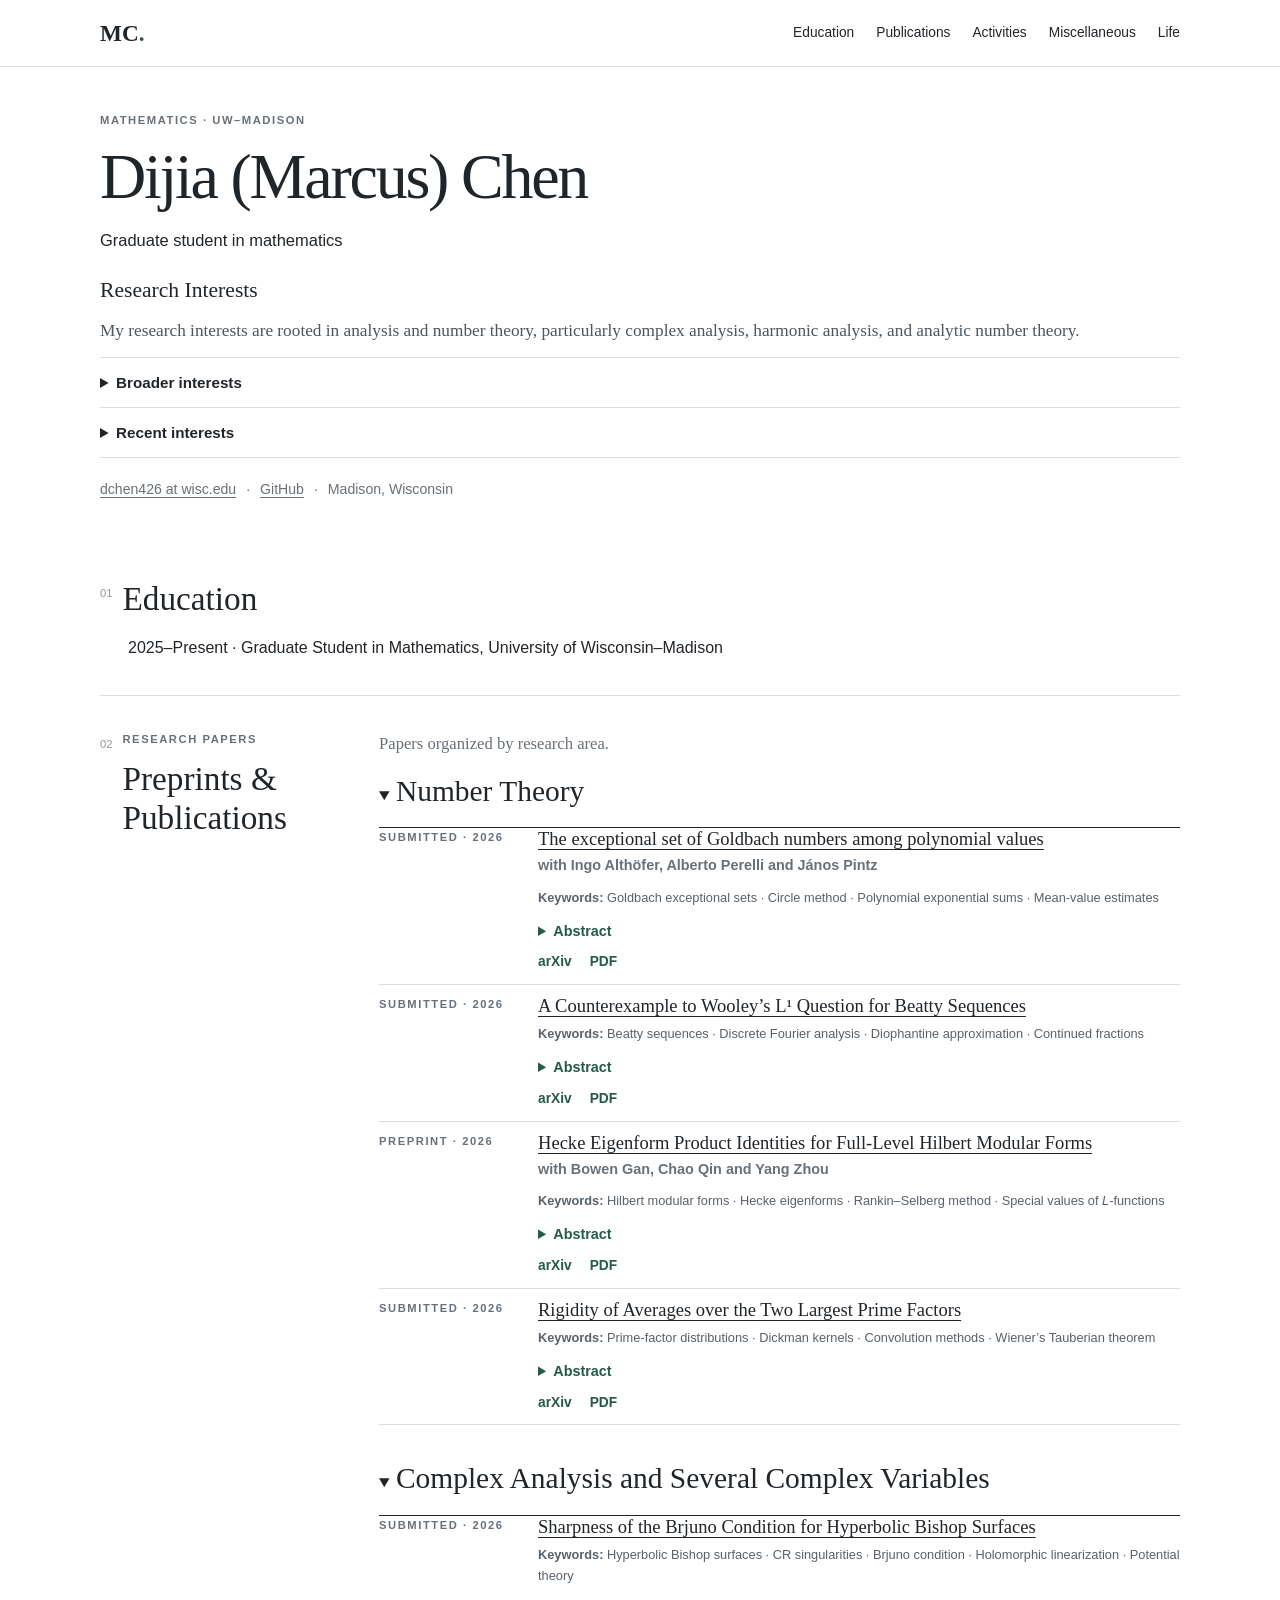
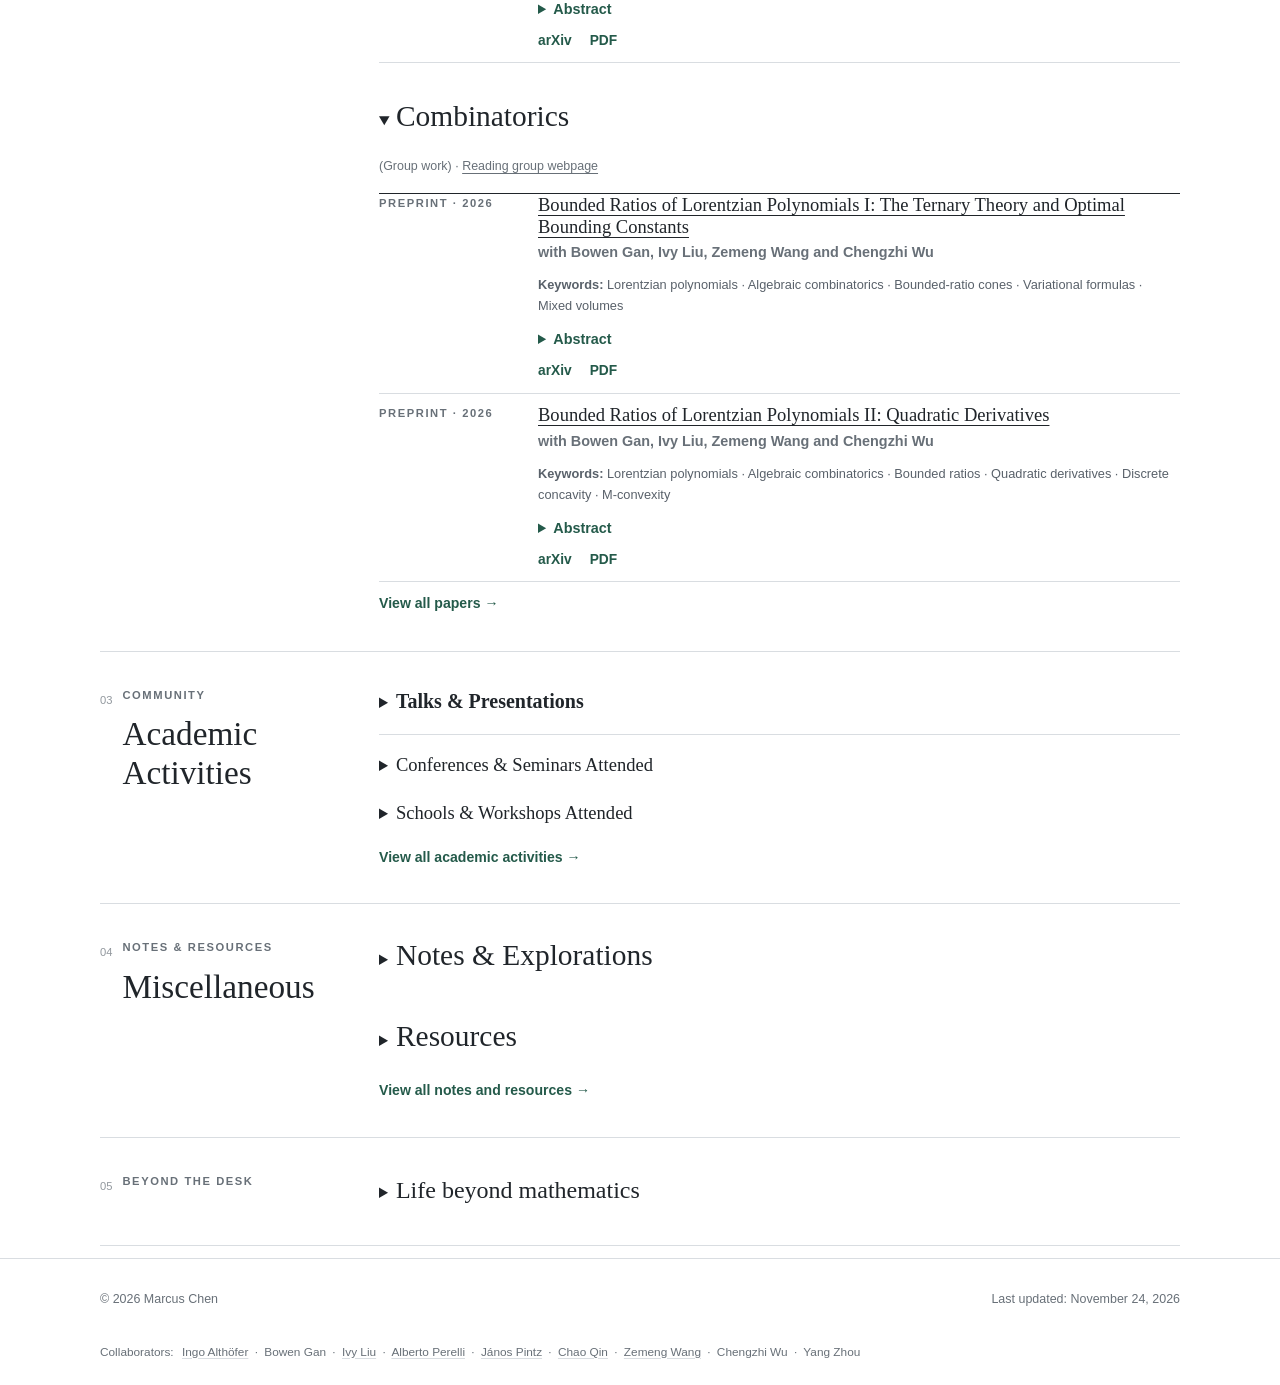
<file: index.html>
<!doctype html>
<html lang="en">
  <head>
    <meta charset="utf-8">
    <meta name="viewport" content="width=device-width, initial-scale=1">
    <meta name="description" content="Academic homepage with publications, academic activities, notes, and resources.">
    <meta name="google-site-verification" content="f_IXDRI2-7f5KFw2bjvS5Q0kUVCLjIUfNykk8MbIoDM" />
    <title>Marcus Chen · Mathematics</title>
    <link rel="stylesheet" href="style.css">
  </head>
  <body>
    <a class="skip-link" href="#main-content">Skip to content</a>

    <header class="site-header">
      <div class="shell header-inner">
        <a class="wordmark" href="index.html" aria-label="Marcus Chen, home">MC<span>.</span></a>
        <nav aria-label="Primary navigation">
          <a href="#education">Education</a>
          <a href="#publications">Publications</a>
          <a href="#academic-activities">Activities</a>
          <a href="#miscellaneous">Miscellaneous</a>
          <a href="#life">Life</a>
        </nav>
      </div>
    </header>

    <main id="main-content">
      <section class="hero shell" aria-labelledby="page-title">
        <div class="hero-copy">
          <p class="eyebrow">Mathematics · UW–Madison</p>
          <!-- EDIT 1: Replace the name, role, biography, email, and GitHub URL. -->
          <h1 id="page-title">Dijia (Marcus) Chen</h1>
          <p class="hero-role">Graduate student in mathematics</p>
          <section class="research-interests" id="research-interests" aria-labelledby="research-interests-title">
            <h2 id="research-interests-title">Research Interests</h2>
            <p class="hero-intro">
              My research interests are rooted in analysis and number theory, particularly complex analysis, harmonic analysis, and analytic number theory.
            </p>
            <details class="research-details">
              <summary>Broader interests</summary>
              <div class="research-details-content">
                <h3>Number Theory</h3>
                <p class="hero-intro">My interests in number theory center on analytic and probabilistic number theory and arithmetic statistics. I am particularly drawn to additive and multiplicative problems involving exponential sums, the circle method, and the distribution of primes and prime factors. Other interests include the statistical behavior of class groups and Selmer groups of elliptic curves, as well as analytic aspects of automorphic forms and <i>L</i>-functions. These interests also lead me to connections with harmonic analysis, combinatorics, and ergodic theory, especially in the study of multiplicative functions and polynomial patterns.</p>
                <h3>Complex Analysis</h3>
                <p class="hero-intro">My interests in complex analysis include geometric function theory and several complex variables. In several complex variables, I am particularly interested in the local geometry and holomorphic equivalence of real submanifolds with CR singularities. I am also drawn to the analytic theory of the <span aria-label="d-bar">∂̄</span>-equation, including integral representation formulas, homotopy operators, <i>L</i><sup>2</sup> estimates, and regularity theory.</p>
              </div>
            </details>
            <details class="research-details recent-interests" id="recent-interests">
              <summary id="recent-interests-title">Recent interests</summary>
              <div class="research-details-content">
                <p class="hero-intro">Recently, I have been exploring the following directions:</p>
                <ul>
                  <li><strong>Harmonic analysis and arithmetic:</strong> higher-order Fourier analysis, additive combinatorics, and decoupling, with connections to multiplicative functions, polynomial patterns, and exponential sums.</li>
                  <li><strong>Automorphic representations and <i>L</i>-functions:</strong> representations of general linear groups and their associated <i>L</i>-functions, analytic properties of Artin <i>L</i>-functions, and applications of large sieve methods to the study of <i>L</i>-functions.</li>
                  <li><strong>Several complex variables and CR geometry:</strong> CR singularities, holomorphic dynamics, and connections to potential theory.</li>
                </ul>
              </div>
            </details>
          </section>

          <div class="contact-list" aria-label="Contact links">
            <a href="mailto:dchen426@wisc.edu">dchen426 at wisc.edu</a>
            <span aria-hidden="true">·</span>
            <a href="https://github.com/mc7272735-stack">GitHub</a>
            <span aria-hidden="true">·</span>
            <span>Madison, Wisconsin</span>
          </div>
        </div>

      </section>

      <div class="shell page-sections">
        <section class="content-section background-section" id="education" aria-labelledby="education-title">
          <div class="section-heading">
            <p class="section-number">01</p>
            <h2 id="education-title">Education</h2>
          </div>
          <div class="background-content">
            <p>2025–Present · Graduate Student in Mathematics, University of Wisconsin–Madison</p>
          </div>
        </section>

        <section class="content-section" id="publications" aria-labelledby="publications-title">
          <div class="section-heading">
            <p class="section-number">02</p>
            <div>
              <p class="section-kicker">Research papers</p>
              <h2 id="publications-title">
                <a class="section-title-link" href="publications/index.html">Preprints &amp; Publications</a>
              </h2>
            </div>
          </div>
          <div>
            <p class="section-intro">Papers organized by research area.</p>
            <section class="publication-category" id="selected-number-theory" aria-labelledby="selected-number-theory-title">
              <details class="category-disclosure publication-disclosure" open>
  <summary><h3 class="publication-category-title" id="selected-number-theory-title">Number Theory</h3></summary>
              <!-- Add further number-theory papers as article elements in this list. -->
              <div class="showcase-list">
                <article class="showcase-item">
                  <p class="card-meta">Submitted · 2026</p>
                  <h4><a href="https://arxiv.org/abs/2611.09386">The exceptional set of Goldbach numbers among polynomial values</a></h4>
                  <p class="item-authors">with Ingo Althöfer, Alberto Perelli and János Pintz</p>
                  <p class="paper-keywords"><span>Keywords:</span> Goldbach exceptional sets · Circle method · Polynomial exponential sums · Mean-value estimates</p>
                  <details class="abstract-details">
                    <summary>Abstract</summary>
                    <p class="paper-abstract" data-source="https://arxiv.org/abs/2611.09386">Let <span class="inline-math"><math xmlns="http://www.w3.org/1998/Math/MathML"><semantics><mrow><mi>φ</mi></mrow><annotation encoding="application/x-tex">\phi</annotation></semantics></math></span> be a fixed polynomial with integer coefficients, positive leading coefficient and degree <span class="inline-math"><math xmlns="http://www.w3.org/1998/Math/MathML"><semantics><mrow><mrow><mi>k</mi><mo>≥</mo><mn>2</mn></mrow></mrow><annotation encoding="application/x-tex">k\geq2</annotation></semantics></math></span>. We prove that the values <span class="inline-math"><math xmlns="http://www.w3.org/1998/Math/MathML"><semantics><mrow><mrow><mn>2</mn><mrow><mi>φ</mi><mo>(</mo><mi>n</mi><mo>)</mo></mrow></mrow></mrow><annotation encoding="application/x-tex">2\phi(n)</annotation></semantics></math></span>, <span class="inline-math"><math xmlns="http://www.w3.org/1998/Math/MathML"><semantics><mrow><mrow><mn>1</mn><mo>≤</mo><mi>n</mi><mo>≤</mo><mi>N</mi></mrow></mrow><annotation encoding="application/x-tex">1\leq n\leq N</annotation></semantics></math></span>, can be written as the sum of two primes, apart from at most <span class="inline-math"><math xmlns="http://www.w3.org/1998/Math/MathML"><semantics><mrow><msup><mi>N</mi><mrow><msub><mi>α</mi><mi>k</mi></msub><mo>+</mo><mrow><mi>o</mi><mo>(</mo><mn>1</mn><mo>)</mo></mrow></mrow></msup></mrow><annotation encoding="application/x-tex">N^{\alpha_k+o(1)}</annotation></semantics></math></span> exceptional indices, where <span class="inline-math"><math xmlns="http://www.w3.org/1998/Math/MathML"><semantics><mrow><mrow><msub><mi>α</mi><mi>k</mi></msub><mo>&lt;</mo><mn>1</mn></mrow></mrow><annotation encoding="application/x-tex">\alpha_k&lt;1</annotation></semantics></math></span>. For quadratic polynomials the exponent is <span class="inline-math"><math xmlns="http://www.w3.org/1998/Math/MathML"><semantics><mrow><mfrac><mn>1</mn><mn>2</mn></mfrac></mrow><annotation encoding="application/x-tex">1/2</annotation></semantics></math></span>, for cubic polynomials <span class="inline-math"><math xmlns="http://www.w3.org/1998/Math/MathML"><semantics><mrow><mfrac><mn>5</mn><mn>8</mn></mfrac></mrow><annotation encoding="application/x-tex">5/8</annotation></semantics></math></span>, for quartic polynomials <span class="inline-math"><math xmlns="http://www.w3.org/1998/Math/MathML"><semantics><mrow><mfrac><mn>3</mn><mn>4</mn></mfrac></mrow><annotation encoding="application/x-tex">3/4</annotation></semantics></math></span>, and for <span class="inline-math"><math xmlns="http://www.w3.org/1998/Math/MathML"><semantics><mrow><mrow><mi>k</mi><mo>&gt;</mo><mn>4</mn></mrow></mrow><annotation encoding="application/x-tex">k&gt;4</annotation></semantics></math></span> it is <span class="inline-math"><math xmlns="http://www.w3.org/1998/Math/MathML"><semantics><mrow><mrow><mn>1</mn><mo>−</mo><mfrac><mn>1</mn><mrow><mi>k</mi><mo>+</mo><mn>1</mn></mrow></mfrac></mrow></mrow><annotation encoding="application/x-tex">1-1/(k+1)</annotation></semantics></math></span>. The proof combines a fourth-moment estimate over primes with mean-value estimates over arbitrary subsets of polynomial sequences.</p>
                  </details>
                  <div class="item-links"><a href="https://arxiv.org/abs/2611.09386">arXiv</a><a href="publications/2611.09386v1.pdf">PDF</a></div>
                </article>
                <article class="showcase-item">
                  <p class="card-meta">Submitted · 2026</p>
                  <h4><a href="https://arxiv.org/abs/2611.01494">A Counterexample to Wooley’s L¹ Question for Beatty Sequences</a></h4>
                  <p class="paper-keywords"><span>Keywords:</span> Beatty sequences · Discrete Fourier analysis · Diophantine approximation · Continued fractions</p>
                  <details class="abstract-details">
                    <summary>Abstract</summary>
                    <p class="paper-abstract" data-source="https://arxiv.org/abs/2611.01494">For real numbers <span class="inline-math"><math xmlns="http://www.w3.org/1998/Math/MathML"><semantics><mrow><mi>α</mi></mrow><annotation encoding="application/x-tex">\alpha</annotation></semantics></math></span> and <span class="inline-math"><math xmlns="http://www.w3.org/1998/Math/MathML"><semantics><mrow><mi>β</mi></mrow><annotation encoding="application/x-tex">\beta</annotation></semantics></math></span>, let <span class="inline-math"><math xmlns="http://www.w3.org/1998/Math/MathML"><semantics><mrow><mrow><mrow><mi mathvariant="script">B</mi><mo>(</mo><mrow><mi>α</mi><mo>,</mo><mi>β</mi></mrow><mo>)</mo></mrow><mo>=</mo><mo>{</mo><mo>⌊</mo><mi>α</mi><mi>m</mi><mo>+</mo><mi>β</mi><mo>⌋</mo><mo>:</mo><mi>m</mi><mo>∈</mo><mi mathvariant="double-struck">N</mi><mo>}</mo></mrow></mrow><annotation encoding="application/x-tex">\mathcal{B}(\alpha,\beta)=\{\lfloor\alpha m+\beta\rfloor:m\in\mathbb{N}\}</annotation></semantics></math></span>. Wooley asked whether the exponential sum over <span class="inline-math"><math xmlns="http://www.w3.org/1998/Math/MathML"><semantics><mrow><mrow><mrow><mi mathvariant="script">B</mi><mo>(</mo><mrow><mi>α</mi><mo>,</mo><mi>β</mi></mrow><mo>)</mo></mrow><mo>∩</mo><mo>[</mo><mn>1</mn><mo>,</mo><mi>N</mi><mo>]</mo></mrow></mrow><annotation encoding="application/x-tex">\mathcal{B}(\alpha,\beta)\cap[1,N]</annotation></semantics></math></span> always has <span class="inline-math"><math xmlns="http://www.w3.org/1998/Math/MathML"><semantics><mrow><msup><mi>L</mi><mn>1</mn></msup></mrow><annotation encoding="application/x-tex">L^1</annotation></semantics></math></span> norm <span class="inline-math"><math xmlns="http://www.w3.org/1998/Math/MathML"><semantics><mrow><mrow><msub><mi>O</mi><mrow><mi>α</mi><mo>,</mo><mi>β</mi></mrow></msub><mo>(</mo><mrow><mi mathvariant="normal">log</mi><mi>N</mi></mrow><mo>)</mo></mrow></mrow><annotation encoding="application/x-tex">O_{\alpha,\beta}(\log N)</annotation></semantics></math></span>. We give a negative answer. We construct fixed <span class="inline-math"><math xmlns="http://www.w3.org/1998/Math/MathML"><semantics><mrow><mrow><mi>α</mi><mo>&gt;</mo><mn>1</mn></mrow></mrow><annotation encoding="application/x-tex">\alpha&gt;1</annotation></semantics></math></span> and <span class="inline-math"><math xmlns="http://www.w3.org/1998/Math/MathML"><semantics><mrow><mi>β</mi></mrow><annotation encoding="application/x-tex">\beta</annotation></semantics></math></span>, with <span class="inline-math"><math xmlns="http://www.w3.org/1998/Math/MathML"><semantics><mrow><mfrac><mn>1</mn><mi>α</mi></mfrac></mrow><annotation encoding="application/x-tex">1/\alpha</annotation></semantics></math></span> of finite Diophantine type, such that the <span class="inline-math"><math xmlns="http://www.w3.org/1998/Math/MathML"><semantics><mrow><msup><mi>L</mi><mn>1</mn></msup></mrow><annotation encoding="application/x-tex">L^1</annotation></semantics></math></span> norm is <span class="inline-math"><math xmlns="http://www.w3.org/1998/Math/MathML"><semantics><mrow><mrow><mo>≫</mo><msup><mrow><mo>(</mo><mrow><mi mathvariant="normal">log</mi><mi>N</mi></mrow><mo>)</mo></mrow><mn>2</mn></msup></mrow></mrow><annotation encoding="application/x-tex">\gg(\log N)^2</annotation></semantics></math></span> for infinitely many <span class="inline-math"><math xmlns="http://www.w3.org/1998/Math/MathML"><semantics><mrow><mi>N</mi></mrow><annotation encoding="application/x-tex">N</annotation></semantics></math></span>. Wooley also proved that this <span class="inline-math"><math xmlns="http://www.w3.org/1998/Math/MathML"><semantics><mrow><msup><mi>L</mi><mn>1</mn></msup></mrow><annotation encoding="application/x-tex">L^1</annotation></semantics></math></span> norm is <span class="inline-math"><math xmlns="http://www.w3.org/1998/Math/MathML"><semantics><mrow><mrow><msub><mi>O</mi><mrow><mi>α</mi><mo>,</mo><mi>β</mi></mrow></msub><mo>(</mo><msup><mrow><mo>(</mo><mrow><mi mathvariant="normal">log</mi><mo>(</mo><mrow><mn>2</mn><mi>N</mi></mrow><mo>)</mo></mrow><mo>)</mo></mrow><mn>2</mn></msup><mo>)</mo></mrow></mrow><annotation encoding="application/x-tex">O_{\alpha,\beta}((\log(2N))^2)</annotation></semantics></math></span> when <span class="inline-math"><math xmlns="http://www.w3.org/1998/Math/MathML"><semantics><mrow><mfrac><mn>1</mn><mi>α</mi></mfrac></mrow><annotation encoding="application/x-tex">1/\alpha</annotation></semantics></math></span> has finite Diophantine type. Our example shows that his upper bound is sharp.</p>
                  </details>
                  <div class="item-links"><a href="https://arxiv.org/abs/2611.01494">arXiv</a><a href="publications/2611.01494v1.pdf">PDF</a></div>
                </article>
                <article class="showcase-item">
                  <p class="card-meta">Preprint · 2026</p>
                  <h4><a href="https://arxiv.org/abs/2610.12979">Hecke Eigenform Product Identities for Full-Level Hilbert Modular Forms</a></h4>
                  <p class="item-authors">with Bowen Gan, Chao Qin and Yang Zhou</p>
                  <p class="paper-keywords"><span>Keywords:</span> Hilbert modular forms · Hecke eigenforms · Rankin–Selberg method · Special values of <i>L</i>-functions</p>
                  <details class="abstract-details">
                    <summary>Abstract</summary>
                    <p class="paper-abstract" data-source="https://arxiv.org/abs/2610.12979">We study full-level Hilbert Hecke eigenform product identities over totally real fields of degree at least two, allowing arbitrary compatible narrow class characters. Combining our results with previous work, we classify products of two Eisenstein eigenforms of positive parallel integral weights and products of an Eisenstein eigenform of weight at least two with a cuspidal eigenform of positive parallel integral weight. The unique identity in each of these two classes is given by <span class="inline-math"><math xmlns="http://www.w3.org/1998/Math/MathML"><semantics><mrow><mrow><msub><mi>E</mi><mn>4</mn></msub><mo>=</mo><mn>60</mn><msup><msub><mi>E</mi><mn>2</mn></msub><mn>2</mn></msup></mrow></mrow><annotation encoding="application/x-tex">E_{4}=60 E_{2}^{2}</annotation></semantics></math></span> and <span class="inline-math"><math xmlns="http://www.w3.org/1998/Math/MathML"><semantics><mrow><mrow><msub><mi>h</mi><mn>8</mn></msub><mo>=</mo><mn>120</mn><msub><mi>E</mi><mn>2</mn></msub><mo>·</mo><msub><mi>h</mi><mn>6</mn></msub></mrow></mrow><annotation encoding="application/x-tex">h_{8}=120 E_{2} \cdot h_{6}</annotation></semantics></math></span>, respectively, both over <span class="inline-math"><math xmlns="http://www.w3.org/1998/Math/MathML"><semantics><mrow><mrow><mi mathvariant="double-struck">Q</mi><mo>(</mo><msqrt><mn>5</mn></msqrt><mo>)</mo></mrow></mrow><annotation encoding="application/x-tex">\mathbb{Q}(\sqrt{5})</annotation></semantics></math></span>. The proofs use constant-term comparisons, indecomposable Fourier exponents, integrality of reciprocal Eisenstein constant terms, and a Rankin-Selberg formula for Petersson inner products. In the remaining case of a weight-one Eisenstein factor and a cuspidal factor, we also establish <span class="inline-math"><math xmlns="http://www.w3.org/1998/Math/MathML"><semantics><mrow><mrow><msub><mi>h</mi><mn>5</mn></msub><mo>=</mo><mn>12</mn><msub><mi>E</mi><mn>1</mn></msub><mo>(</mo><mrow><mn>1</mn><mo>,</mo><mi>ε</mi></mrow><mo>)</mo><mo>·</mo><msub><mi>h</mi><mn>4</mn></msub></mrow></mrow><annotation encoding="application/x-tex">h_5=12E_1(1,\varepsilon)\cdot h_4</annotation></semantics></math></span> over <span class="inline-math"><math xmlns="http://www.w3.org/1998/Math/MathML"><semantics><mrow><mrow><mi mathvariant="double-struck">Q</mi><mo>(</mo><msqrt><mn>3</mn></msqrt><mo>)</mo></mrow></mrow><annotation encoding="application/x-tex">\mathbb Q(\sqrt3)</annotation></semantics></math></span>, where <span class="inline-math"><math xmlns="http://www.w3.org/1998/Math/MathML"><semantics><mrow><mi>ε</mi></mrow><annotation encoding="application/x-tex">\varepsilon</annotation></semantics></math></span> is the nontrivial narrow class character. All eigenforms in these identities have unit-ideal coefficient one.</p>
                  </details>
                  <div class="item-links"><a href="https://arxiv.org/abs/2610.12979">arXiv</a><a href="publications/2610.12979v1.pdf">PDF</a></div>
                </article>
                <article class="showcase-item">
                  <p class="card-meta">Submitted · 2026</p>
                  <h4><a href="https://arxiv.org/abs/2608.05191">Rigidity of Averages over the Two Largest Prime Factors</a></h4>
                  <p class="paper-keywords"><span>Keywords:</span> Prime-factor distributions · Dickman kernels · Convolution methods · Wiener’s Tauberian theorem</p>
                  <details class="abstract-details">
                    <summary>Abstract</summary>
                    <p class="paper-abstract" data-source="https://arxiv.org/abs/2608.05191">Let <span class="inline-math"><math xmlns="http://www.w3.org/1998/Math/MathML"><semantics><mrow><mrow><msub><mi>P</mi><mn>1</mn></msub><mo>(</mo><mi>n</mi><mo>)</mo></mrow></mrow><annotation encoding="application/x-tex">P_1(n)</annotation></semantics></math></span> and <span class="inline-math"><math xmlns="http://www.w3.org/1998/Math/MathML"><semantics><mrow><mrow><msub><mi>P</mi><mn>2</mn></msub><mo>(</mo><mi>n</mi><mo>)</mo></mrow></mrow><annotation encoding="application/x-tex">P_2(n)</annotation></semantics></math></span> be the largest and second-largest distinct prime factors of <span class="inline-math"><math xmlns="http://www.w3.org/1998/Math/MathML"><semantics><mrow><mi>n</mi></mrow><annotation encoding="application/x-tex">n</annotation></semantics></math></span>. Alladi and Johnson asked whether there is a bounded function <span class="inline-math"><math xmlns="http://www.w3.org/1998/Math/MathML"><semantics><mrow><mi>f</mi></mrow><annotation encoding="application/x-tex">f</annotation></semantics></math></span> on the primes such that the averages <span class="inline-math"><math xmlns="http://www.w3.org/1998/Math/MathML"><semantics><mrow><mrow><mfrac><mn>1</mn><mi>x</mi></mfrac><msub><mo>∑</mo><mrow><mn>2</mn><mo>≤</mo><mi>n</mi><mo>≤</mo><mi>x</mi></mrow></msub><mrow><mi>f</mi><mo>(</mo><mrow><msub><mi>P</mi><mn>1</mn></msub><mo>(</mo><mi>n</mi><mo>)</mo></mrow><mo>)</mo></mrow></mrow></mrow><annotation encoding="application/x-tex">\frac{1}{x}\sum_{2\le n\le x}f(P_1(n))</annotation></semantics></math></span> and <span class="inline-math"><math xmlns="http://www.w3.org/1998/Math/MathML"><semantics><mrow><mrow><mfrac><mn>1</mn><mi>x</mi></mfrac><msub><mo>∑</mo><mrow><mn>2</mn><mo>≤</mo><mi>n</mi><mo>≤</mo><mi>x</mi></mrow></msub><mrow><mi>f</mi><mo>(</mo><mrow><msub><mi>P</mi><mn>2</mn></msub><mo>(</mo><mi>n</mi><mo>)</mo></mrow><mo>)</mo></mrow></mrow></mrow><annotation encoding="application/x-tex">\frac{1}{x}\sum_{2\le n\le x}f(P_2(n))</annotation></semantics></math></span> converge to different limits, where <span class="inline-math"><math xmlns="http://www.w3.org/1998/Math/MathML"><semantics><mrow><mrow><mrow><mi>f</mi><mo>(</mo><mrow><msub><mi>P</mi><mn>2</mn></msub><mo>(</mo><mi>n</mi><mo>)</mo></mrow><mo>)</mo></mrow><mo>=</mo><mn>0</mn></mrow></mrow><annotation encoding="application/x-tex">f(P_2(n))=0</annotation></semantics></math></span> when <span class="inline-math"><math xmlns="http://www.w3.org/1998/Math/MathML"><semantics><mrow><mi>n</mi></mrow><annotation encoding="application/x-tex">n</annotation></semantics></math></span> is a prime power. We show that this cannot happen. In fact, whenever the first average converges, the second also converges to the same limit.</p>
                  </details>
                  <div class="item-links"><a href="https://arxiv.org/abs/2608.05191">arXiv</a><a href="https://arxiv.org/pdf/2608.05191">PDF</a></div>
                </article>
              </div>
</details>
</section>

            <section class="publication-category" id="selected-complex-analysis" aria-labelledby="selected-complex-analysis-title">
              <details class="category-disclosure publication-disclosure" open>
  <summary><h3 class="publication-category-title" id="selected-complex-analysis-title">Complex Analysis and Several Complex Variables</h3></summary>
              <!-- Add papers for this research area here. -->
              <div class="showcase-list">
<article class="showcase-item" id="brjuno-bishop-surfaces">
  <p class="card-meta">Submitted · 2026</p>
  <h4><a href="https://arxiv.org/abs/2611.30985">Sharpness of the Brjuno Condition for Hyperbolic Bishop Surfaces</a></h4>
  <p class="paper-keywords"><span>Keywords:</span> Hyperbolic Bishop surfaces · CR singularities · Brjuno condition · Holomorphic linearization · Potential theory</p>
  <details class="abstract-details">
    <summary>Abstract</summary>
    <p class="paper-abstract" data-source="https://arxiv.org/abs/2611.30985">Let <i>μ</i> ∈ ℂ satisfy |<i>μ</i>| = 1, and assume that <i>μ</i> is not a root of unity and is not Brjuno. Let <i>Q</i><sub>γ</sub> denote the Bishop quadric with <span class="inline-math"><math xmlns="http://www.w3.org/1998/Math/MathML" aria-label="gamma equals one over the square root of two plus mu plus mu inverse, greater than one half"><mrow><mi>γ</mi><mo>=</mo><mfrac><mn>1</mn><msqrt><mrow><mn>2</mn><mo>+</mo><mi>μ</mi><mo>+</mo><msup><mi>μ</mi><mrow><mo>−</mo><mn>1</mn></mrow></msup></mrow></msqrt></mfrac><mo>&gt;</mo><mfrac><mn>1</mn><mn>2</mn></mfrac></mrow></math></span>. Gong and Stolovitch conjectured that there exists a real-analytic surface in ℂ<sup>2</sup> with Moser–Webster invariant <i>μ</i> that is formally but not holomorphically equivalent to <i>Q</i><sub>γ</sub>. We prove this conjecture.</p>
  </details>
  <div class="item-links"><a href="https://arxiv.org/abs/2611.30985">arXiv</a><a href="publications/2611.30985v1.pdf">PDF</a></div>
</article>
</div>
</details>
</section>

            <section class="publication-category" id="selected-combinatorics" aria-labelledby="selected-combinatorics-title">
              <details class="category-disclosure publication-disclosure" open>
  <summary><h3 class="publication-category-title" id="selected-combinatorics-title">Combinatorics</h3></summary>
  <p class="notes-acknowledgment"><small>(Group work) · <a href="https://jackmonwang-mona.github.io/Lorentzian-polynomials_reading_group/">Reading group webpage</a></small></p>
              <!-- Add papers for this research area here. -->
<div class="showcase-list">
<article class="showcase-item">
  <p class="card-meta">Preprint · 2026</p>
  <h4><a href="https://arxiv.org/abs/2609.06145">Bounded Ratios of Lorentzian Polynomials I: The Ternary Theory and Optimal Bounding Constants</a></h4>
  <p class="item-authors">with Bowen Gan, Ivy Liu, Zemeng Wang and Chengzhi Wu</p>
  <p class="paper-keywords"><span>Keywords:</span> Lorentzian polynomials · Algebraic combinatorics · Bounded-ratio cones · Variational formulas · Mixed volumes</p>
  <details class="abstract-details">
    <summary>Abstract</summary>
    <p class="paper-abstract" data-source="publications/2609.06145v4.pdf">We study bounded coefficient ratios and their optimal bounding constants for ternary Lorentzian polynomials. For every degree <span class="inline-math"><i>d</i> ≥ 2</span> and every fixed ternary <i>M</i>-convex support, we prove that bounded ratios are generated by those of quadratic derivatives. We express the optimal bounding constants through a variational formula. For full support, we determine all linear relations among the logarithms of triangular ratios in every degree. For ternary cubics, we compute sharp constants for products of any two distinct triangular ratios. Finally, we compare the bounds for Lorentzian polynomials with those for volume polynomials and rank-three matroid basis counts.</p>
  </details>
  <div class="item-links"><a href="https://arxiv.org/abs/2609.06145">arXiv</a><a href="publications/2609.06145v4.pdf">PDF</a></div>
</article>
<article class="showcase-item" id="bounded-ratios-ii">
  <p class="card-meta">Preprint · 2026</p>
  <h4><a href="https://arxiv.org/abs/2609.07098">Bounded Ratios of Lorentzian Polynomials II: Quadratic Derivatives</a></h4>
  <p class="item-authors">with Bowen Gan, Ivy Liu, Zemeng Wang and Chengzhi Wu</p>
  <p class="paper-keywords"><span>Keywords:</span> Lorentzian polynomials · Algebraic combinatorics · Bounded ratios · Quadratic derivatives · Discrete concavity · M-convexity</p>
  <details class="abstract-details">
    <summary>Abstract</summary>
    <p class="paper-abstract" data-source="https://arxiv.org/abs/2609.07098">We study bounded monomial ratios for Lorentzian polynomials. We prove that, in degree <span class="inline-math"><i>d</i> ≥ 2</span> and <i>n</i> variables, the bounded ratios from quadratic derivatives generate all bounded ratios for every <i>M</i>-convex support if and only if <span class="inline-math"><i>n</i> ≤ 3</span>, <span class="inline-math"><i>d</i> = 2</span>, or <span class="inline-math">(<i>n</i>, <i>d</i>) = (4, 3)</span>. For four-variable cubics, the proof uses a decomposition into <i>M</i>-concave functions. We construct explicit counterexamples with full support for four-variable quartics and five-variable cubics, then extend these two examples to all remaining pairs.</p>
  </details>
  <div class="item-links"><a href="https://arxiv.org/abs/2609.07098">arXiv</a><a href="publications/2609.07098v3.pdf">PDF</a></div>
</article>
</div>
</details>
</section>
            <a class="section-action" href="publications/index.html">View all papers <span aria-hidden="true">→</span></a>
          </div>
        </section>

        <section class="content-section" id="academic-activities" aria-labelledby="activities-title">
          <div class="section-heading">
            <p class="section-number">03</p>
            <div>
              <p class="section-kicker">Community</p>
              <h2 id="activities-title">
                <a class="section-title-link" href="academic-activities/index.html">
                  Academic Activities
                </a>
              </h2>
            </div>
          </div>
          <div class="activity-groups">
            <!-- EDIT 7: Fill in and uncomment individual entries. Copy or remove entries as needed. -->
            <section class="activity-group activity-featured" aria-labelledby="talks-title">
              <details class="category-disclosure activity-disclosure">
  <summary><h3 id="talks-title">Talks &amp; Presentations</h3></summary>
<h4 class="talk-category-title">Research Talks</h4>
<details class="talk-entry talk-research" id="prime-factor-averages">
  <summary>
    <time class="talk-date" datetime="2026-10-08">October 8, 2026</time>
    <span class="talk-venue">Number Theory Seminar, University of Wisconsin–Madison</span>
  </summary>
  <div class="talk-content">
    <h4 class="talk-title">Rigidity of Averages over the Two Largest Prime Factors</h4>

    <p>I discuss my resolution of a question of Alladi and Johnson concerning averages over the two largest distinct prime factors of integers. For a bounded function on the primes, convergence of the average over the largest prime factor forces the average over the second-largest distinct prime factor to converge to the same limit. The proof combines smooth-number estimates, Dickman-type convolution kernels, and Wiener’s Tauberian theorem.</p>
    <p class="talk-reference">Paper: D. Chen, <i>Rigidity of Averages over the Two Largest Prime Factors</i>, arXiv:2608.05191.</p>
    <div class="item-links"><a href="https://arxiv.org/abs/2608.05191">Paper on arXiv</a> <a href="https://wiki.math.wisc.edu/index.php/NTS_ABSTRACTFall2026#Oct_8">UW–Madison seminar</a></div>
  </div>
</details>
<details class="talk-entry talk-research" id="prime-factor-averages-pants">
  <summary>
    <time class="talk-date" datetime="2026-10-03">October 3, 2026</time>
    <span class="talk-venue">Palmetto Number Theory Series (PANTS XLI), Georgia Institute of Technology</span>
  </summary>
  <div class="talk-content">
    <h4 class="talk-title">Rigidity of Averages over the Two Largest Prime Factors</h4>

    <p>I discuss my resolution of a question of Alladi and Johnson concerning averages over the two largest distinct prime factors of integers. For a bounded function on the primes, convergence of the average over the largest prime factor forces the average over the second-largest distinct prime factor to converge to the same limit. The proof combines smooth-number estimates, Dickman-type convolution kernels, and Wiener’s Tauberian theorem.</p>
    <p class="talk-reference">Paper: D. Chen, <i>Rigidity of Averages over the Two Largest Prime Factors</i>, arXiv:2608.05191.</p>
    <div class="item-links"><a href="https://arxiv.org/abs/2608.05191">Paper on arXiv</a> <a href="https://sites.google.com/view/pants-xli-gt/Talks">PANTS XLI talks</a></div>
  </div>
</details>
<h4 class="talk-category-title">Expository Talks &amp; Reading Seminars</h4>
<details class="talk-entry" id="sum-product">
  <summary>
    <time class="talk-date" datetime="2026-11-06">November 6, 2026</time>
    <span class="talk-venue">Graduate Analysis Seminar (Math 921), University of Wisconsin–Madison</span>
  </summary>
  <div class="talk-content">
    <h4 class="talk-title">The Sum–Product Conjecture Is False for Real Numbers</h4>

    <p>An exposition of a counterexample to the Erdős–Szemerédi sum–product conjecture over the real numbers. I focus on the algebraic number theory behind the construction, especially how the additive lattice of algebraic integers and the multiplicative lattice of units can be combined to produce sets with simultaneously small sumsets and product sets.</p>
    <p class="talk-reference">Reference: T. F. Bloom, W. Sawin, C. Schildkraut, and D. Zhelezov, <i>The sum-product conjecture is false for real numbers</i>, arXiv:2605.28781 (2026).</p>
    <div class="item-links"><a href="https://arxiv.org/abs/2605.28781">Reference paper</a> <a href="https://sites.google.com/wisc.edu/math-921-fall-2026/home">Seminar website</a></div>
  </div>
</details>
<details class="talk-entry" id="quantitative-nondivergence">
  <summary>
    <time class="talk-date" datetime="2026-04-24">April 24, 2026</time>
    <span class="talk-venue">Graduate Analysis Seminar (Math 921), University of Wisconsin–Madison</span>
  </summary>
  <div class="talk-content">
    <h4 class="talk-title">Quantitative Nondivergence and Its Diophantine Applications</h4>

    <p>An exposition of quantitative nondivergence estimates for trajectories in the space of unimodular lattices and their applications to metric Diophantine approximation. The talk emphasizes connections between homogeneous dynamics, lattice geometry, and number theory.</p>
    <p class="talk-reference">Reference: D. Kleinbock, <i>Quantitative Nondivergence and its Diophantine Applications</i>, in <i>Homogeneous Flows, Moduli Spaces and Arithmetic</i>, Clay Mathematics Proceedings 10 (2010), 131–153.</p>
    <div class="item-links"><a href="https://www.claymath.org/wp-content/uploads/2022/03/cmip010c.pdf#page=143">Reference chapter</a> <a href="https://sites.google.com/view/math-921-spring-26">Seminar website</a></div>
  </div>
</details>
<details class="talk-entry" id="lorentzian-iii">
  <summary>
    <time class="talk-date" datetime="2026-03-05">March 5, 2026</time>
    <span class="talk-venue">Lorentzian Polynomials Directed Study Group, University of Wisconsin–Madison</span>
  </summary>
  <div class="talk-content">
    <h4 class="talk-title">Lorentzian Polynomials — Part III: Completion of Section 2.1</h4>
    <p class="talk-reference">Directed study under the supervision of Professor Botong Wang.</p>

    <p>I completed the presentation of Section 2.1 and the proof of Theorem 2.13 on approximation by strictly Lorentzian polynomials. In this shared session, Ivy Liu began the subsequent work toward closedness of the Lorentzian class.</p>
    <p class="talk-reference">Reference: P. Brändén and J. Huh, <i>Lorentzian polynomials</i>, Annals of Mathematics 192 (2020), 821–891.</p>
    <div class="item-links"><a href="https://annals.math.princeton.edu/2020/192-3/p04">Original paper</a> <a href="https://jackmonwang-mona.github.io/Lorentzian-polynomials_reading_group/materials/week-04-notes.html">Session notes</a> <a href="https://jackmonwang-mona.github.io/Lorentzian-polynomials_reading_group/#schedule">Reading group schedule</a></div>
  </div>
</details>
<details class="talk-entry" id="lorentzian-ii">
  <summary>
    <time class="talk-date" datetime="2026-02-26">February 26, 2026</time>
    <span class="talk-venue">Lorentzian Polynomials Directed Study Group, University of Wisconsin–Madison</span>
  </summary>
  <div class="talk-content">
    <h4 class="talk-title">Lorentzian Polynomials — Part II: Structural Properties and Approximation</h4>
    <p class="talk-reference">Directed study under the supervision of Professor Botong Wang.</p>

    <p>I explained the chain from Lemmas 2.8 and 2.9 to Theorem 2.13, emphasizing operators preserving the Lorentzian property, nonnegative linear changes of variables, and approximation by strictly Lorentzian polynomials.</p>
    <p class="talk-reference">Reference: P. Brändén and J. Huh, <i>Lorentzian polynomials</i>, Annals of Mathematics 192 (2020), 821–891.</p>
    <div class="item-links"><a href="https://annals.math.princeton.edu/2020/192-3/p04">Original paper</a> <a href="https://jackmonwang-mona.github.io/Lorentzian-polynomials_reading_group/materials/week-03-notes.html">Session notes</a> <a href="https://jackmonwang-mona.github.io/Lorentzian-polynomials_reading_group/#schedule">Reading group schedule</a></div>
  </div>
</details>
<details class="talk-entry" id="lorentzian-i">
  <summary>
    <time class="talk-date" datetime="2026-02-19">February 19, 2026</time>
    <span class="talk-venue">Lorentzian Polynomials Directed Study Group, University of Wisconsin–Madison</span>
  </summary>
  <div class="talk-content">
    <h4 class="talk-title">Lorentzian Polynomials — Part I: Foundations</h4>
    <p class="talk-reference">Directed study under the supervision of Professor Botong Wang.</p>

    <p>I introduced matroids, M-convex sets, stable polynomials, and the definition of Lorentzian polynomials, together with examples illustrating their relationships.</p>
    <p class="talk-reference">Reference: P. Brändén and J. Huh, <i>Lorentzian polynomials</i>, Annals of Mathematics 192 (2020), 821–891.</p>
    <div class="item-links"><a href="https://annals.math.princeton.edu/2020/192-3/p04">Original paper</a> <a href="https://jackmonwang-mona.github.io/Lorentzian-polynomials_reading_group/materials/week-02-notes.html">Session notes</a> <a href="https://jackmonwang-mona.github.io/Lorentzian-polynomials_reading_group/#schedule">Reading group schedule</a></div>
  </div>
</details>
<details class="talk-entry" id="roth-original-proof">
  <summary>
    <time class="talk-date" datetime="2025-11-18">November 18, 2025</time>
    <span class="talk-venue">Graduate Number Theory Seminar, University of Wisconsin–Madison</span>
  </summary>
  <div class="talk-content">
    <h4 class="talk-title">Roth’s Theorem on Three-Term Arithmetic Progressions: The Original Proof</h4>

    <p>A presentation of Roth’s original proof that every subset of the positive integers with positive upper density contains a nontrivial three-term arithmetic progression. I focus on reconstructing the original ideas and arguments.</p>
    <p class="talk-reference">Reference: K. F. Roth, <i>On Certain Sets of Integers</i>, Journal of the London Mathematical Society 28 (1953), 104–109.</p>
    <div class="item-links"><a href="https://doi.org/10.1112/jlms/s1-28.1.104">Original paper</a> <a href="https://wiki.math.wisc.edu/index.php/NTSGrad_Fall_2025">Seminar schedule</a></div>
  </div>
</details>
<details class="talk-entry" id="vinogradov-method">
  <summary>
    <time class="talk-date" datetime="2025-10-31">October 31, 2025</time>
    <span class="talk-venue">Graduate Analysis Seminar (Math 921), University of Wisconsin–Madison</span>
  </summary>
  <div class="talk-content">
    <h4 class="talk-title">Vinogradov’s Method</h4>

    <p>An introduction to Vinogradov’s method for estimating exponential sums, focusing on the main ideas and an alternative derivation of a key estimate.</p>
    <p class="talk-reference">Reference: H. L. Montgomery, <i>Ten Lectures on the Interface between Analytic Number Theory and Harmonic Analysis</i>, CBMS Regional Conference Series in Mathematics 84 (1994), Chapter 4, Sections 4.1 and 4.4.</p>
    <div class="item-links"><a href="https://doi.org/10.1090/cbms/084">Reference book</a> <a href="https://sites.google.com/view/math921fall25/math-921-fall-2025">Seminar schedule</a></div>
  </div>
</details>
</details>
</section>

            <section class="activity-group" aria-labelledby="events-title">
              <details class="category-disclosure activity-disclosure">
  <summary><h3 id="events-title">Conferences &amp; Seminars Attended</h3></summary>
              <details class="talk-entry conference-entry" id="rutgers-scv-complex-geometry-2026">
  <summary>
    <span class="talk-date"><time datetime="2026-07-17">July 17</time>–<time datetime="2026-07-21">21, 2026</time></span>
    <span class="talk-venue">Several Complex Variables and Complex Geometry Conference<br>Rutgers University, Hill Center for the Mathematical Sciences · Piscataway, New Jersey, USA</span>
  </summary>
  <div class="talk-content">
    <p>A conference on recent developments in several complex variables and complex geometry, emphasizing interactions with other areas of mathematics. Held at Rutgers around ICM 2026, it brought together researchers working across a broad range of problems in these fields.</p>
    <div class="item-links"><a href="https://sites.rutgers.edu/scvcgc/">Official website</a><a href="https://sites.rutgers.edu/scvcgc/schedule/">Schedule</a></div>
  </div>
</details>
<details class="talk-entry conference-entry" id="cant-2026">
  <summary>
    <span class="talk-date"><time datetime="2026-07-13">July 13</time>–<time datetime="2026-07-18">18, 2026</time></span>
    <span class="talk-venue">Combinatorial and Additive Number Theory (CANT 2026)<br>CUNY Graduate Center · New York, New York, USA</span>
  </summary>
  <div class="talk-content">
    <p>The twenty-fourth annual meeting in the CANT series, organized by the New York Number Theory Seminar and held as a satellite conference of ICM 2026. The program featured talks and problem sessions on combinatorial and additive number theory and related areas, including sumsets, exponential sums, and prime-factor problems.</p>
    <div class="item-links"><a href="https://www.theoryofnumbers.com/cant/">Official website</a><a href="https://www.theoryofnumbers.com/cant/CANT2026-program.pdf">Program</a></div>
  </div>
</details>
</details>
</section>

            <section class="activity-group" aria-labelledby="schools-title">
              <details class="category-disclosure activity-disclosure">
  <summary><h3 id="schools-title">Schools &amp; Workshops Attended</h3></summary>
              <details class="talk-entry school-entry" id="discrete-harmonic-workshop-2026">
  <summary>
    <span class="talk-date"><time datetime="2026-05-18">May 18</time>–<time datetime="2026-05-22">22, 2026</time></span>
    <span class="talk-venue">Workshop on Discrete Harmonic Analysis and Analytic Number Theory<br>Rényi Institute, Main Lecture Hall · Budapest, Hungary</span>
  </summary>
  <div class="talk-content">
    <p>A research workshop on discrete harmonic analysis and analytic number theory, held as part of the Erdős Center’s thematic semester, <i>New Directions in Modern Harmonic Analysis and Applications</i>. It followed the Simons School held earlier in May.</p>
    <div class="item-links"><a href="https://erdoscenter.renyi.hu/events/workshop-discrete-harmonic-analysis-and-analytic-number-theory">Official website</a></div>
  </div>
</details>
<details class="talk-entry school-entry" id="discrete-harmonic-school-2026">
  <summary>
    <span class="talk-date"><time datetime="2026-05-11">May 11</time>–<time datetime="2026-05-15">15, 2026</time></span>
    <span class="talk-venue">Simons School on Discrete Harmonic Analysis and Analytic Number Theory<br>Rényi Institute, Main Lecture Hall · Budapest, Hungary</span>
  </summary>
  <div class="talk-content">
    <p>An instructional school preceding the related research workshop. Minicourses included time-frequency methods and their connections to number theory, discrete harmonic analysis, and Gowers norms and their applications. The school formed part of the Erdős Center’s thematic semester, <i>New Directions in Modern Harmonic Analysis and Applications</i>.</p>
    <div class="item-links"><a href="https://erdoscenter.renyi.hu/events/simons-school-discrete-harmonic-analysis-and-analytic-number-theory">Official website</a></div>
  </div>
</details>
<details class="talk-entry school-entry" id="arizona-winter-school-2026">
  <summary>
    <span class="talk-date"><time datetime="2026-03-07">March 7</time>–<time datetime="2026-03-11">11, 2026</time></span>
    <span class="talk-venue">Arizona Winter School 2026: Computational Aspects of Arithmetic Geometry and Cryptography<br>University of Arizona · Tucson, Arizona, USA</span>
  </summary>
  <div class="talk-content">
    <p>A winter school on computational methods in arithmetic geometry and their connections to cryptography. Courses covered isogeny-based cryptography, supersingular isogeny graphs, point counting on hyperelliptic curves over finite fields, and the computation of modular forms, alongside problem sessions and student projects.</p>
    <div class="item-links"><a href="https://swc-math.github.io/aws/2026/">Official website and course materials</a><a href="https://swc-math.github.io/aws/2026/schedule.html">Schedule</a></div>
  </div>
</details>
</details>
</section>
            <a class="section-action" href="academic-activities/index.html">View all academic activities <span aria-hidden="true">→</span></a>
          </div>
        </section>

        <section class="content-section" id="miscellaneous" aria-labelledby="miscellaneous-title">
          <div class="section-heading">
            <p class="section-number">04</p>
            <div>
              <p class="section-kicker">Notes &amp; resources</p>
              <h2 id="miscellaneous-title">
                <a class="section-title-link" href="miscellaneous/index.html">Miscellaneous</a>
              </h2>
            </div>
          </div>
          <div>
            <section class="publication-category" aria-labelledby="misc-notes-title">
              <details class="notes-details">
              <summary><h3 class="publication-category-title" id="misc-notes-title">Notes &amp; Explorations</h3></summary>
              <p>Reading notes, expository writing, and exploratory mathematical projects.</p>
              <div class="showcase-list">

<article class="showcase-item" id="quadratic-lorentzian-closure">
  <p class="card-meta">Expository note · 5 pages</p>
  <h4><a href="miscellaneous/notes/quadratic-lorentzian-closure.pdf">The Quadratic Lorentzian Cone: A Self-Contained Proof of the Closure Property</a></h4>
  <p>An independently developed proof using Perron–Frobenius theory, explicit perturbations, and Schur complements, written during a reading group on Brändén and Huh’s <i>Lorentzian Polynomials</i> under the guidance of Botong Wang.</p>
  <details class="abstract-details notes-proof">
    <summary>A shorter proof — from a private conversation with Petter Brändén</summary>
    <p class="notes-acknowledgment"><small>For a nonzero entrywise nonnegative symmetric matrix <i>A</i> with at most one positive eigenvalue, let <i>J</i> be the all-ones matrix and set <span class="inline-math"><i>A</i>(<i>s</i>) = (<i>I</i> + <i>sJ</i>)<i>A</i>(<i>I</i> + <i>sJ</i>)</span>, <i>s</i> &gt; 0. This invertible congruence preserves inertia by Sylvester’s law, while making every entry strictly positive; moreover, <i>A</i>(<i>s</i>) tends to <i>A</i> as <i>s</i> tends to zero. The zero matrix is approximated separately by ε<i>J</i> − ε<sup>2</sup><i>I</i>. Brändén also explained the connection with the proof of Theorem 2.13.</small></p>
  </details>
  <div class="item-links"><a href="miscellaneous/notes/quadratic-lorentzian-closure.pdf">Read note</a></div>
</article>
<article class="showcase-item" id="spheres-squares-private">
  <p class="card-meta">Private course notes · Simons School 2026 · 63 pages</p>
  <h4>Spheres and Squares, Sums and Differences</h4>
  <p class="item-authors">Personal notes compiled and edited by Dijia Chen, based on lectures by Lillian Pierce.</p>
  <p>Notes on the circle method, lattice-point counting, sums of squares, and sets with no square differences. These notes have not been reviewed by the lecturer.</p>
  <p class="notes-acknowledgment"><small>Private working notes; available upon request.</small></p>
</article>
<article class="showcase-item" id="gowers-norms-private">
  <p class="card-meta">Private problem-session notes · Simons School 2026 · 51 pages</p>
  <h4>Gowers Norms and Their Applications — Problem Sessions</h4>
  <p class="item-authors">Solutions and reflections by Dijia Chen on problems from Joni Teräväinen’s course.</p>
  <p>Worked solutions and reflections from the first three problem sessions, covering Gowers norms, multiplicative functions, and ergodic theory. The problems are due to Joni Teräväinen; any errors in the solutions are my own.</p>
  <p class="notes-acknowledgment"><small>Private working notes; available upon request.</small></p>
</article>
<article class="showcase-item" id="several-complex-variables-notes">
  <p class="card-meta">Course notes · MATH 823 · 111 pages</p>
  <h4><a href="miscellaneous/notes/several-complex-variables-math823.pdf">Several Complex Variables — Course Notes (MATH 823)</a></h4>
  <p class="item-authors">Notes compiled and edited by Dijia Chen, based on lectures by Xianghong Gong.</p>
  <p>Notes on holomorphic functions in several variables, the <span aria-label="d-bar">∂̄</span>-equation, pseudoconvexity, and <i>L</i><sup>2</sup> methods, with additional material on extension theorems and complex manifolds. Some advanced results are presented with proof sketches.</p>
  <p class="notes-acknowledgment"><small>I thank Professor Xianghong Gong and my classmates for the original notes; all errors in this compilation are my responsibility.</small></p>
  <div class="item-links"><a href="miscellaneous/notes/several-complex-variables-math823.pdf">Read notes</a></div>
</article>
<article class="showcase-item" id="webster-bmk-residue">
  <p class="card-meta">Expository note · 18 pages</p>
  <h4><a href="miscellaneous/notes/webster-bmk-residue.pdf">The Small-Sphere Residue Constant for Webster’s Bochner–Martinelli–Koppelman Kernel</a></h4>
  <p>This expository note provides a self-contained treatment of the small-sphere residue constant for the Bochner–Martinelli–Koppelman kernel in Webster's notation, together with a derivation of the classical homotopy formula. Particular attention is paid to orientations, signs, and normalization.</p>
  <p class="notes-acknowledgment"><small>I am grateful to Professor Xianghong Gong for suggesting this problem and for providing helpful references.</small></p>
  <div class="item-links"><a href="miscellaneous/notes/webster-bmk-residue.pdf">Read note</a></div>
</article>
<article class="showcase-item" id="sarnak-reading-notes">
  <p class="card-meta">Reading notes · First drafted in December 2025 · 92 pages</p>
  <h4><a href="miscellaneous/notes/sarnak-reading-notes.pdf">Sarnak’s Conjecture and Möbius Disjointness: Results, Methods, and Detailed Proofs</a></h4>
  <p>These working notes collect fragmentary reflections on Möbius disjointness and related results, together with reading strategies for the original papers. They preserve my thought process as I explore how different methods address the lack of correlation between arithmetic sequences and low-complexity dynamical systems.</p>
  <details class="abstract-details reader-note">
    <summary>A note to the reader</summary>
    <p class="notes-acknowledgment"><small>Scattered throughout are questions and tentative ideas that arose during my own reading and conversations with AI and friends. Some struck me as worth pursuing; others may simply reflect a beginner’s confusion. I have kept them as possible companions to the reader’s own thinking—please feel free to follow the interesting detours and skip the rest.</small></p>
  </details>
  <p class="notes-acknowledgment"><small>First drafted early in my study of the subject, these notes may contain omissions, misunderstandings, and errors, for which I take full responsibility. Please use them with care and consult the original sources.</small></p>
  <div class="item-links"><a href="miscellaneous/notes/sarnak-reading-notes.pdf">Read notes</a></div>
</article>

              </div>
              </details>
            </section>
            <section class="publication-category" aria-labelledby="misc-resources-title">
              <details class="notes-details resources-details">
        <summary><h3 class="publication-category-title" id="misc-resources-title">Resources</h3></summary>
              <p>References, reading lists, and useful mathematical resources.</p>
              <div class="showcase-list">
                <article class="showcase-item">
                  <p class="card-meta">Course resource · MATH 765 · Spring 2026</p>
                  <h4><a href="https://people.math.wisc.edu/~awaldron3/Notes/765%20notes%20051826.pdf">Differential Geometry — MATH 765, Spring 2026</a></h4>
                  <p class="item-authors">Lecture notes by Alex Waldron. I contributed some of the initial lecture drafts.</p>
                  <p>Lecture notes covering Riemannian metrics, connections, curvature, geodesics, and comparison theorems.</p>
                  <div class="item-links"><a href="https://people.math.wisc.edu/~awaldron3/Notes/765%20notes%20051826.pdf">Read at source</a></div>
                </article>
              </div>
              </details>
      </section>
            <a class="section-action" href="miscellaneous/index.html">View all notes and resources <span aria-hidden="true">→</span></a>
          </div>
        </section>

        <section class="content-section life-section" id="life" aria-labelledby="life-title">
          <div class="section-heading">
            <p class="section-number">05</p>
            <p class="section-kicker">Beyond the desk</p>
          </div>
          <details class="category-disclosure life-disclosure">
            <summary><h2 id="life-title">Life beyond mathematics</h2></summary>
          <div>
            <p class="life-intro">Outside mathematics, I have many interests, including reading, hiking, visiting museums, and exploring mountains and rivers, among other things. I have long been curious about the natural world, especially natural history, botany, and zoology.</p>
            <div class="life-gallery">
              <figure>
                <a href="assets/life/forest-trail.jpg" aria-label="View the forest hiking photograph"><img src="assets/life/forest-trail.jpg" alt="Hikers following a winding trail through a misty green forest." width="1706" height="1279" loading="lazy" decoding="async"></a>
                <figcaption>On the trail</figcaption>
              </figure>
              <figure>
                <a href="assets/life/river-rapids.jpg" aria-label="View the river photograph"><img src="assets/life/river-rapids.jpg" alt="Whitewater flowing over rocks beneath wooded hills and a blue sky." width="1706" height="1279" loading="lazy" decoding="async"></a>
                <figcaption>Along the river</figcaption>
              </figure>
              <figure>
                <a href="assets/life/museum-visit.jpg" aria-label="View the museum photograph"><img src="assets/life/museum-visit.jpg" alt="A visitor playfully posing in front of a framed installation at a museum." width="1280" height="1707" loading="lazy" decoding="async"></a>
                <figcaption>At the museum</figcaption>
              </figure>
            </div>
          </div>
          </details>
        </section>

      </div>


    </main>

    <footer class="site-footer">
      <div class="shell footer-inner">
        <p>© 2026 Marcus Chen</p>
        <p class="updated">
          Last updated: <time id="last-updated-date" datetime="2026-11-24">November 24, 2026</time>
        </p>
      </div>
      <p class="shell footer-collaborators"><span class="collaborators-label">Collaborators:</span> <a href="https://althofer.de/index.html">Ingo Althöfer</a> <span class="collaborator-separator" aria-hidden="true">·</span> <span>Bowen Gan</span> <span class="collaborator-separator" aria-hidden="true">·</span> <a href="https://iiivyliu.github.io/">Ivy Liu</a> <span class="collaborator-separator" aria-hidden="true">·</span> <a href="https://diten.unige.it/alberto.perelli%40unige.it">Alberto Perelli</a> <span class="collaborator-separator" aria-hidden="true">·</span> <a href="https://www.renyi.hu/~pintz/">János Pintz</a> <span class="collaborator-separator" aria-hidden="true">·</span> <a href="https://www.qinchaomath.com/">Chao Qin</a> <span class="collaborator-separator" aria-hidden="true">·</span> <a href="https://jackmonwang-mona.github.io/">Zemeng Wang</a> <span class="collaborator-separator" aria-hidden="true">·</span> <span>Chengzhi Wu</span> <span class="collaborator-separator" aria-hidden="true">·</span> <span>Yang Zhou</span></p>
    </footer>

    <script>
      async function showLastUpdated() {
        const time = document.getElementById("last-updated-date");
        if (!time) return;

        let timeout;

        try {
          const owner = "mc7272735-stack";
          const repo = "mc7272735-stack.github.io";

          const controller = new AbortController();
          timeout = setTimeout(() => controller.abort(), 8000);

          const response = await fetch(
            `https://api.github.com/repos/${owner}/${repo}/commits?per_page=1`,
            { signal: controller.signal }
          );

          if (!response.ok) {
            throw new Error(`GitHub API: ${response.status}`);
          }

          const commits = await response.json();
          const timestamp = commits[0]?.commit?.committer?.date;

          if (!timestamp) throw new Error("No commit date found.");

          const date = new Date(timestamp);
          if (Number.isNaN(date.getTime())) {
            throw new Error("Invalid commit date.");
          }

          if (date <= new Date(time.dateTime + "T00:00:00-06:00")) return;

          time.dateTime = date.toISOString();
          time.textContent = date.toLocaleString("en-US", {
            timeZone: "America/Chicago",
            year: "numeric",
            month: "long",
            day: "numeric",
            hour: "numeric",
            minute: "2-digit",
            timeZoneName: "short"
          });
        } catch (error) {
          console.error("Failed to load update time:", error);
        } finally {
          clearTimeout(timeout);
        }
      }

      showLastUpdated();
    </script>
  </body>
</html>
</file>
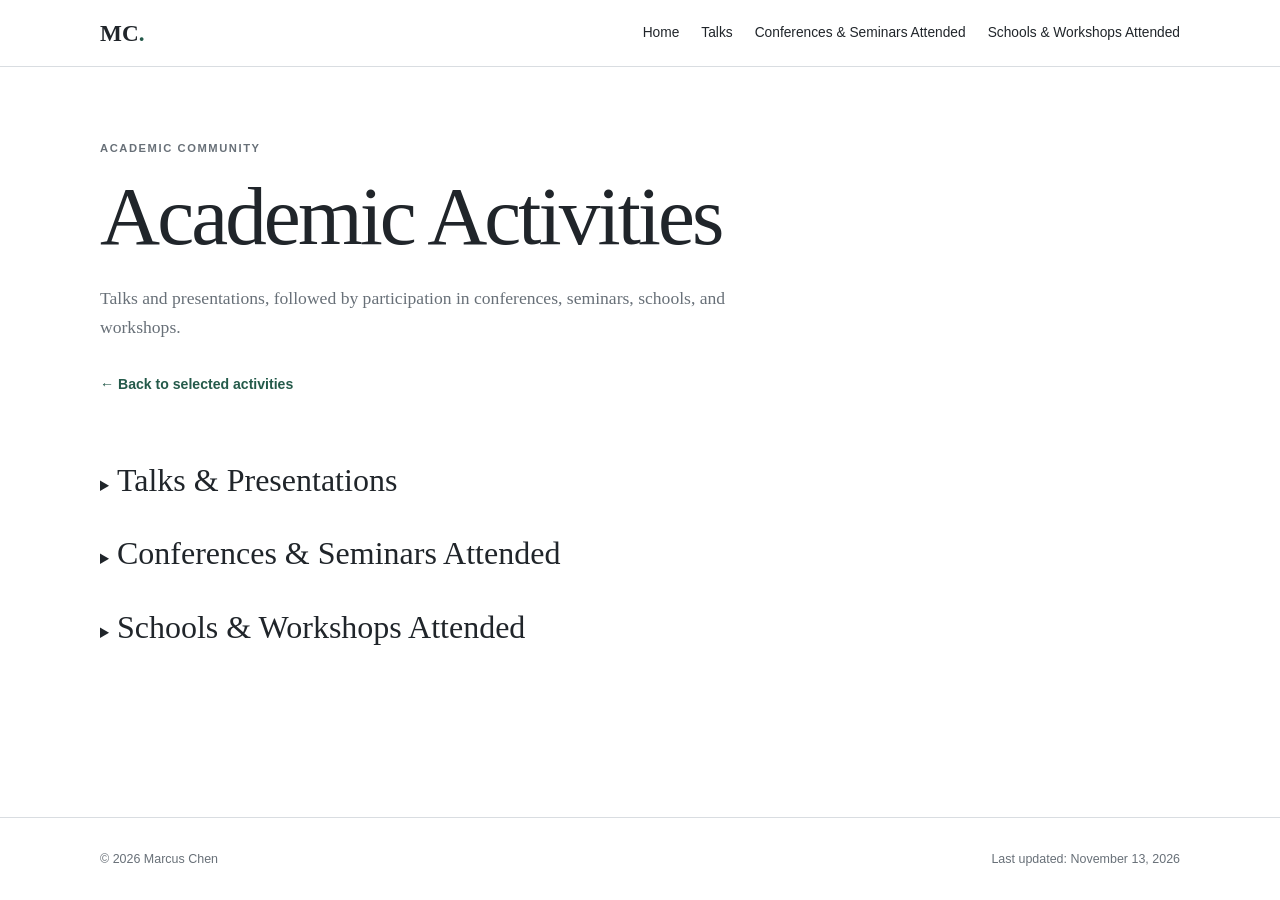
<file: academic-activities/index.html>
<!doctype html>
<html lang="en">
  <head>
    <meta charset="utf-8">
    <meta name="viewport" content="width=device-width, initial-scale=1">
    <meta name="description" content="Talks, conferences and seminars, and schools and workshops.">
    <title>Academic Activities · Marcus Chen</title>
    <link rel="stylesheet" href="../style.css">
  </head>
  <body>
    <header class="site-header">
      <div class="shell header-inner">
        <a class="wordmark" href="../index.html" aria-label="Marcus Chen, home">MC<span>.</span></a>
        <nav aria-label="Primary navigation">
          <a href="../index.html">Home</a>
          <a href="#talks">Talks</a>
          <a href="#events">Conferences &amp; Seminars Attended</a>
          <a href="#summer-schools">Schools &amp; Workshops Attended</a>
        </nav>
      </div>
    </header>

    <main class="inner-page shell">
      <div class="page-intro">
        <p class="eyebrow">Academic community</p>
        <h1>Academic Activities</h1>
        <p>Talks and presentations, followed by participation in conferences, seminars, schools, and workshops.</p>
        <a class="back-link" href="../index.html#academic-activities">← Back to selected activities</a>
      </div>

      <div class="activity-page-groups">
        <!-- EDIT: Fill in and uncomment individual entries. Copy or remove entries as needed. -->
        <section class="activity-page-group activity-featured" id="talks" aria-labelledby="talks-title">
          <details class="category-disclosure activity-disclosure">
  <summary><h2 id="talks-title">Talks &amp; Presentations</h2></summary>
<h3 class="talk-category-title">Research Talks</h3>
<details class="talk-entry talk-research" id="prime-factor-averages">
  <summary>
    <time class="talk-date" datetime="2026-10-08">October 8, 2026</time>
    <span class="talk-venue">Number Theory Seminar, University of Wisconsin–Madison</span>
  </summary>
  <div class="talk-content">
    <h3 class="talk-title">Rigidity of Averages over the Two Largest Prime Factors</h3>

    <p>I discuss my resolution of a question of Alladi and Johnson concerning averages over the two largest distinct prime factors of integers. For a bounded function on the primes, convergence of the average over the largest prime factor forces the average over the second-largest distinct prime factor to converge to the same limit. The proof combines smooth-number estimates, Dickman-type convolution kernels, and Wiener’s Tauberian theorem.</p>
    <p class="talk-reference">Paper: D. Chen, <i>Rigidity of Averages over the Two Largest Prime Factors</i>, arXiv:2608.05191.</p>
    <div class="item-links"><a href="https://arxiv.org/abs/2608.05191">Paper on arXiv</a> <a href="https://wiki.math.wisc.edu/index.php/NTS_ABSTRACTFall2026#Oct_8">UW–Madison seminar</a></div>
  </div>
</details>
<details class="talk-entry talk-research" id="prime-factor-averages-pants">
  <summary>
    <time class="talk-date" datetime="2026-10-03">October 3, 2026</time>
    <span class="talk-venue">Palmetto Number Theory Series (PANTS XLI), Georgia Institute of Technology</span>
  </summary>
  <div class="talk-content">
    <h3 class="talk-title">Rigidity of Averages over the Two Largest Prime Factors</h3>

    <p>I discuss my resolution of a question of Alladi and Johnson concerning averages over the two largest distinct prime factors of integers. For a bounded function on the primes, convergence of the average over the largest prime factor forces the average over the second-largest distinct prime factor to converge to the same limit. The proof combines smooth-number estimates, Dickman-type convolution kernels, and Wiener’s Tauberian theorem.</p>
    <p class="talk-reference">Paper: D. Chen, <i>Rigidity of Averages over the Two Largest Prime Factors</i>, arXiv:2608.05191.</p>
    <div class="item-links"><a href="https://arxiv.org/abs/2608.05191">Paper on arXiv</a> <a href="https://sites.google.com/view/pants-xli-gt/Talks">PANTS XLI talks</a></div>
  </div>
</details>
<h3 class="talk-category-title">Expository Talks &amp; Reading Seminars</h3>
<details class="talk-entry" id="sum-product">
  <summary>
    <time class="talk-date" datetime="2026-11-06">November 6, 2026</time>
    <span class="talk-venue">Graduate Analysis Seminar (Math 921), University of Wisconsin–Madison</span>
  </summary>
  <div class="talk-content">
    <h3 class="talk-title">The Sum–Product Conjecture Is False for Real Numbers</h3>

    <p>An exposition of a counterexample to the Erdős–Szemerédi sum–product conjecture over the real numbers. I focus on the algebraic number theory behind the construction, especially how the additive lattice of algebraic integers and the multiplicative lattice of units can be combined to produce sets with simultaneously small sumsets and product sets.</p>
    <p class="talk-reference">Reference: T. F. Bloom, W. Sawin, C. Schildkraut, and D. Zhelezov, <i>The sum-product conjecture is false for real numbers</i>, arXiv:2605.28781 (2026).</p>
    <div class="item-links"><a href="https://arxiv.org/abs/2605.28781">Reference paper</a> <a href="https://sites.google.com/wisc.edu/math-921-fall-2026/home">Seminar website</a></div>
  </div>
</details>
<details class="talk-entry" id="quantitative-nondivergence">
  <summary>
    <time class="talk-date" datetime="2026-04-24">April 24, 2026</time>
    <span class="talk-venue">Graduate Analysis Seminar (Math 921), University of Wisconsin–Madison</span>
  </summary>
  <div class="talk-content">
    <h3 class="talk-title">Quantitative Nondivergence and Its Diophantine Applications</h3>

    <p>An exposition of quantitative nondivergence estimates for trajectories in the space of unimodular lattices and their applications to metric Diophantine approximation. The talk emphasizes connections between homogeneous dynamics, lattice geometry, and number theory.</p>
    <p class="talk-reference">Reference: D. Kleinbock, <i>Quantitative Nondivergence and its Diophantine Applications</i>, in <i>Homogeneous Flows, Moduli Spaces and Arithmetic</i>, Clay Mathematics Proceedings 10 (2010), 131–153.</p>
    <div class="item-links"><a href="https://www.claymath.org/wp-content/uploads/2022/03/cmip010c.pdf#page=143">Reference chapter</a> <a href="https://sites.google.com/view/math-921-spring-26">Seminar website</a></div>
  </div>
</details>
<details class="talk-entry" id="lorentzian-iii">
  <summary>
    <time class="talk-date" datetime="2026-03-05">March 5, 2026</time>
    <span class="talk-venue">Lorentzian Polynomials Directed Study Group, University of Wisconsin–Madison</span>
  </summary>
  <div class="talk-content">
    <h3 class="talk-title">Lorentzian Polynomials — Part III: Completion of Section 2.1</h3>
    <p class="talk-reference">Directed study under the supervision of Professor Botong Wang.</p>

    <p>I completed the presentation of Section 2.1 and the proof of Theorem 2.13 on approximation by strictly Lorentzian polynomials. In this shared session, Ivy Liu began the subsequent work toward closedness of the Lorentzian class.</p>
    <p class="talk-reference">Reference: P. Brändén and J. Huh, <i>Lorentzian polynomials</i>, Annals of Mathematics 192 (2020), 821–891.</p>
    <div class="item-links"><a href="https://annals.math.princeton.edu/2020/192-3/p04">Original paper</a> <a href="https://jackmonwang-mona.github.io/Lorentzian-polynomials_reading_group/materials/week-04-notes.html">Session notes</a> <a href="https://jackmonwang-mona.github.io/Lorentzian-polynomials_reading_group/#schedule">Reading group schedule</a></div>
  </div>
</details>
<details class="talk-entry" id="lorentzian-ii">
  <summary>
    <time class="talk-date" datetime="2026-02-26">February 26, 2026</time>
    <span class="talk-venue">Lorentzian Polynomials Directed Study Group, University of Wisconsin–Madison</span>
  </summary>
  <div class="talk-content">
    <h3 class="talk-title">Lorentzian Polynomials — Part II: Structural Properties and Approximation</h3>
    <p class="talk-reference">Directed study under the supervision of Professor Botong Wang.</p>

    <p>I explained the chain from Lemmas 2.8 and 2.9 to Theorem 2.13, emphasizing operators preserving the Lorentzian property, nonnegative linear changes of variables, and approximation by strictly Lorentzian polynomials.</p>
    <p class="talk-reference">Reference: P. Brändén and J. Huh, <i>Lorentzian polynomials</i>, Annals of Mathematics 192 (2020), 821–891.</p>
    <div class="item-links"><a href="https://annals.math.princeton.edu/2020/192-3/p04">Original paper</a> <a href="https://jackmonwang-mona.github.io/Lorentzian-polynomials_reading_group/materials/week-03-notes.html">Session notes</a> <a href="https://jackmonwang-mona.github.io/Lorentzian-polynomials_reading_group/#schedule">Reading group schedule</a></div>
  </div>
</details>
<details class="talk-entry" id="lorentzian-i">
  <summary>
    <time class="talk-date" datetime="2026-02-19">February 19, 2026</time>
    <span class="talk-venue">Lorentzian Polynomials Directed Study Group, University of Wisconsin–Madison</span>
  </summary>
  <div class="talk-content">
    <h3 class="talk-title">Lorentzian Polynomials — Part I: Foundations</h3>
    <p class="talk-reference">Directed study under the supervision of Professor Botong Wang.</p>

    <p>I introduced matroids, M-convex sets, stable polynomials, and the definition of Lorentzian polynomials, together with examples illustrating their relationships.</p>
    <p class="talk-reference">Reference: P. Brändén and J. Huh, <i>Lorentzian polynomials</i>, Annals of Mathematics 192 (2020), 821–891.</p>
    <div class="item-links"><a href="https://annals.math.princeton.edu/2020/192-3/p04">Original paper</a> <a href="https://jackmonwang-mona.github.io/Lorentzian-polynomials_reading_group/materials/week-02-notes.html">Session notes</a> <a href="https://jackmonwang-mona.github.io/Lorentzian-polynomials_reading_group/#schedule">Reading group schedule</a></div>
  </div>
</details>
<details class="talk-entry" id="roth-original-proof">
  <summary>
    <time class="talk-date" datetime="2025-11-18">November 18, 2025</time>
    <span class="talk-venue">Graduate Number Theory Seminar, University of Wisconsin–Madison</span>
  </summary>
  <div class="talk-content">
    <h3 class="talk-title">Roth’s Theorem on Three-Term Arithmetic Progressions: The Original Proof</h3>

    <p>A presentation of Roth’s original proof that every subset of the positive integers with positive upper density contains a nontrivial three-term arithmetic progression. I focus on reconstructing the original ideas and arguments.</p>
    <p class="talk-reference">Reference: K. F. Roth, <i>On Certain Sets of Integers</i>, Journal of the London Mathematical Society 28 (1953), 104–109.</p>
    <div class="item-links"><a href="https://doi.org/10.1112/jlms/s1-28.1.104">Original paper</a> <a href="https://wiki.math.wisc.edu/index.php/NTSGrad_Fall_2025">Seminar schedule</a></div>
  </div>
</details>
<details class="talk-entry" id="vinogradov-method">
  <summary>
    <time class="talk-date" datetime="2025-10-31">October 31, 2025</time>
    <span class="talk-venue">Graduate Analysis Seminar (Math 921), University of Wisconsin–Madison</span>
  </summary>
  <div class="talk-content">
    <h3 class="talk-title">Vinogradov’s Method</h3>

    <p>An introduction to Vinogradov’s method for estimating exponential sums, focusing on the main ideas and an alternative derivation of a key estimate.</p>
    <p class="talk-reference">Reference: H. L. Montgomery, <i>Ten Lectures on the Interface between Analytic Number Theory and Harmonic Analysis</i>, CBMS Regional Conference Series in Mathematics 84 (1994), Chapter 4, Sections 4.1 and 4.4.</p>
    <div class="item-links"><a href="https://doi.org/10.1090/cbms/084">Reference book</a> <a href="https://sites.google.com/view/math921fall25/math-921-fall-2025">Seminar schedule</a></div>
  </div>
</details>
</details>
</section>

        <section class="activity-page-group" id="events" aria-labelledby="events-title">
          <details class="category-disclosure activity-disclosure">
  <summary><h2 id="events-title">Conferences &amp; Seminars Attended</h2></summary>
          <details class="talk-entry conference-entry" id="rutgers-scv-complex-geometry-2026">
  <summary>
    <span class="talk-date"><time datetime="2026-07-17">July 17</time>–<time datetime="2026-07-21">21, 2026</time></span>
    <span class="talk-venue">Several Complex Variables and Complex Geometry Conference<br>Rutgers University, Hill Center for the Mathematical Sciences · Piscataway, New Jersey, USA</span>
  </summary>
  <div class="talk-content">
    <p>A conference on recent developments in several complex variables and complex geometry, emphasizing interactions with other areas of mathematics. Held at Rutgers around ICM 2026, it brought together researchers working across a broad range of problems in these fields.</p>
    <div class="item-links"><a href="https://sites.rutgers.edu/scvcgc/">Official website</a><a href="https://sites.rutgers.edu/scvcgc/schedule/">Schedule</a></div>
  </div>
</details>
<details class="talk-entry conference-entry" id="cant-2026">
  <summary>
    <span class="talk-date"><time datetime="2026-07-13">July 13</time>–<time datetime="2026-07-18">18, 2026</time></span>
    <span class="talk-venue">Combinatorial and Additive Number Theory (CANT 2026)<br>CUNY Graduate Center · New York, New York, USA</span>
  </summary>
  <div class="talk-content">
    <p>The twenty-fourth annual meeting in the CANT series, organized by the New York Number Theory Seminar and held as a satellite conference of ICM 2026. The program featured talks and problem sessions on combinatorial and additive number theory and related areas, including sumsets, exponential sums, and prime-factor problems.</p>
    <div class="item-links"><a href="https://www.theoryofnumbers.com/cant/">Official website</a><a href="https://www.theoryofnumbers.com/cant/CANT2026-program.pdf">Program</a></div>
  </div>
</details>
</details>
</section>

        <section class="activity-page-group" id="summer-schools" aria-labelledby="schools-title">
          <details class="category-disclosure activity-disclosure">
  <summary><h2 id="schools-title">Schools &amp; Workshops Attended</h2></summary>
          <details class="talk-entry school-entry" id="discrete-harmonic-workshop-2026">
  <summary>
    <span class="talk-date"><time datetime="2026-05-18">May 18</time>–<time datetime="2026-05-22">22, 2026</time></span>
    <span class="talk-venue">Workshop on Discrete Harmonic Analysis and Analytic Number Theory<br>Rényi Institute, Main Lecture Hall · Budapest, Hungary</span>
  </summary>
  <div class="talk-content">
    <p>A research workshop on discrete harmonic analysis and analytic number theory, held as part of the Erdős Center’s thematic semester, <i>New Directions in Modern Harmonic Analysis and Applications</i>. It followed the Simons School held earlier in May.</p>
    <div class="item-links"><a href="https://erdoscenter.renyi.hu/events/workshop-discrete-harmonic-analysis-and-analytic-number-theory">Official website</a></div>
  </div>
</details>
<details class="talk-entry school-entry" id="discrete-harmonic-school-2026">
  <summary>
    <span class="talk-date"><time datetime="2026-05-11">May 11</time>–<time datetime="2026-05-15">15, 2026</time></span>
    <span class="talk-venue">Simons School on Discrete Harmonic Analysis and Analytic Number Theory<br>Rényi Institute, Main Lecture Hall · Budapest, Hungary</span>
  </summary>
  <div class="talk-content">
    <p>An instructional school preceding the related research workshop. Minicourses included time-frequency methods and their connections to number theory, discrete harmonic analysis, and Gowers norms and their applications. The school formed part of the Erdős Center’s thematic semester, <i>New Directions in Modern Harmonic Analysis and Applications</i>.</p>
    <div class="item-links"><a href="https://erdoscenter.renyi.hu/events/simons-school-discrete-harmonic-analysis-and-analytic-number-theory">Official website</a></div>
  </div>
</details>
<details class="talk-entry school-entry" id="arizona-winter-school-2026">
  <summary>
    <span class="talk-date"><time datetime="2026-03-07">March 7</time>–<time datetime="2026-03-11">11, 2026</time></span>
    <span class="talk-venue">Arizona Winter School 2026: Computational Aspects of Arithmetic Geometry and Cryptography<br>University of Arizona · Tucson, Arizona, USA</span>
  </summary>
  <div class="talk-content">
    <p>A winter school on computational methods in arithmetic geometry and their connections to cryptography. Courses covered isogeny-based cryptography, supersingular isogeny graphs, point counting on hyperelliptic curves over finite fields, and the computation of modular forms, alongside problem sessions and student projects.</p>
    <div class="item-links"><a href="https://swc-math.github.io/aws/2026/">Official website and course materials</a><a href="https://swc-math.github.io/aws/2026/schedule.html">Schedule</a></div>
  </div>
</details>
</details>
</section>
      </div>
    </main>

    <footer class="site-footer">
      <div class="shell footer-inner"><p>© 2026 Marcus Chen</p><p>Last updated: <time datetime="2026-11-13">November 13, 2026</time></p></div>
    </footer>
  </body>
</html>
</file>
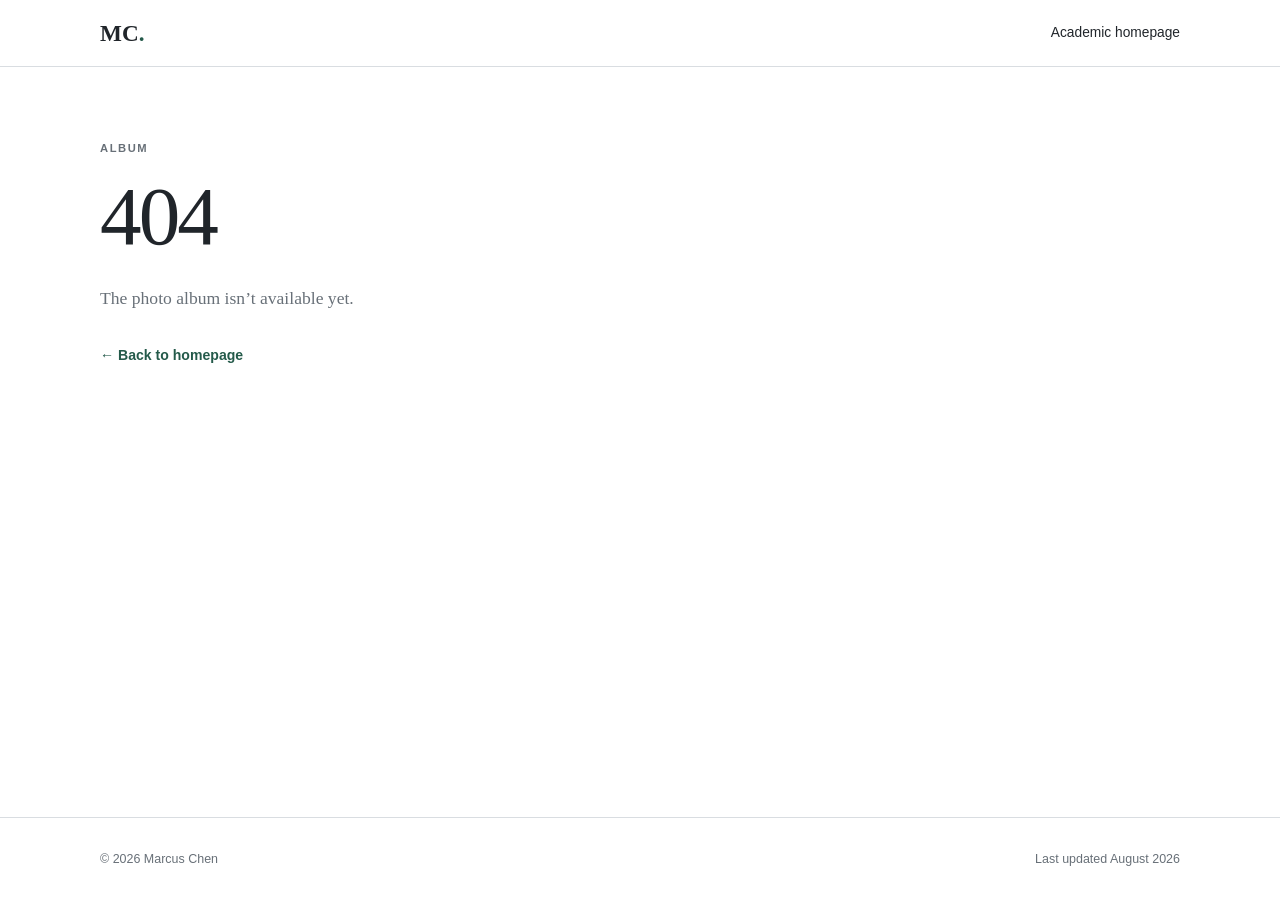
<file: album/index.html>
<!doctype html>
<html lang="en">
  <head>
    <meta charset="utf-8">
    <meta name="viewport" content="width=device-width, initial-scale=1">
    <meta name="description" content="Marcus Chen’s photo album is not available yet.">
    <title>404 · Album · Marcus Chen</title>
    <link rel="stylesheet" href="../style.css">
  </head>
  <body>
    <header class="site-header">
      <div class="shell header-inner">
        <a class="wordmark" href="../index.html" aria-label="Marcus Chen, home">MC<span>.</span></a>
        <nav aria-label="Primary navigation"><a href="../index.html">Academic homepage</a></nav>
      </div>
    </header>

    <main class="inner-page shell">
      <div class="page-intro">
        <p class="eyebrow">Album</p>
        <h1>404</h1>
        <p>The photo album isn’t available yet.</p>
        <a class="back-link" href="../index.html">← Back to homepage</a>
      </div>

      <template id="album-gallery-template">
        <div class="photo-grid" aria-label="Photo gallery">
          <!--
            EDIT: Replace a .photo-placeholder with:
            <img class="album-photo" src="../assets/your-photo.jpg" alt="Describe the photo">

            Flexible sizes:
            photo-card-wide       full width
            photo-card-landscape  horizontal
            photo-card-portrait   vertical
            photo-card-square     square
          -->
          <figure class="photo-card photo-card-wide">
            <div class="photo-placeholder" role="img" aria-label="Photo 01 placeholder"><span>Photo 01</span><small>Replace this block with an image</small></div>
            <figcaption><span>Madison, Wisconsin</span><time>August 2026</time></figcaption>
          </figure>
          <figure class="photo-card photo-card-portrait">
            <div class="photo-placeholder" role="img" aria-label="Photo 02 placeholder"><span>Photo 02</span><small>Replace this block with an image</small></div>
            <figcaption><span>A conference afternoon</span><time>July 2026</time></figcaption>
          </figure>
          <figure class="photo-card photo-card-landscape">
            <div class="photo-placeholder" role="img" aria-label="Photo 03 placeholder"><span>Photo 03</span><small>Replace this block with an image</small></div>
            <figcaption><span>Lake Mendota</span><time>June 2026</time></figcaption>
          </figure>
          <figure class="photo-card photo-card-square">
            <div class="photo-placeholder" role="img" aria-label="Photo 04 placeholder"><span>Photo 04</span><small>Replace this block with an image</small></div>
            <figcaption><span>On the road</span><time>May 2026</time></figcaption>
          </figure>
          <figure class="photo-card photo-card-landscape">
            <div class="photo-placeholder" role="img" aria-label="Photo 05 placeholder"><span>Photo 05</span><small>Replace this block with an image</small></div>
            <figcaption><span>Department life</span><time>April 2026</time></figcaption>
          </figure>
          <figure class="photo-card photo-card-wide">
            <div class="photo-placeholder" role="img" aria-label="Photo 06 placeholder"><span>Photo 06</span><small>Replace this block with an image</small></div>
            <figcaption><span>A quiet weekend</span><time>March 2026</time></figcaption>
          </figure>
        </div>
      </template>
    </main>

    <footer class="site-footer">
      <div class="shell footer-inner"><p>© 2026 Marcus Chen</p><p>Last updated August 2026</p></div>
    </footer>
  </body>
</html>
</file>
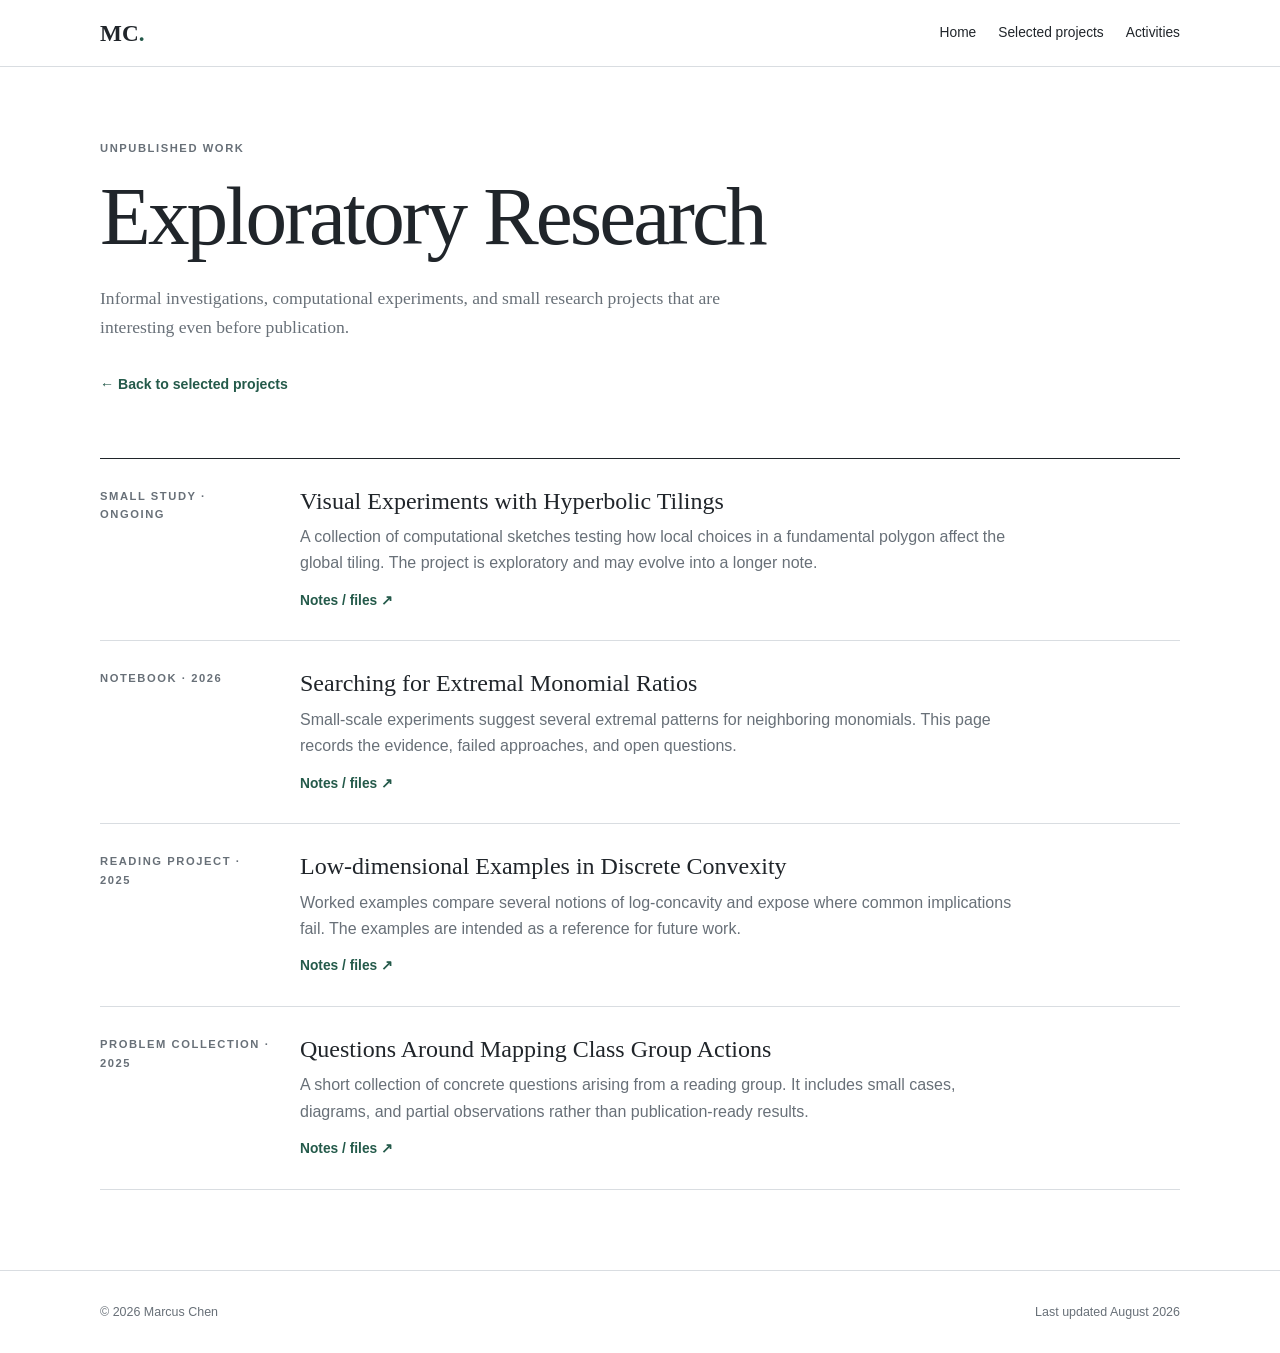
<file: exploratory-research/index.html>
<!doctype html>
<html lang="en">
  <head>
    <meta charset="utf-8">
    <meta name="viewport" content="width=device-width, initial-scale=1">
    <meta name="description" content="Unpublished exploratory research and small studies.">
    <title>Exploratory Research · Marcus Chen</title>
    <link rel="stylesheet" href="../style.css">
  </head>
  <body>
    <header class="site-header">
      <div class="shell header-inner">
        <a class="wordmark" href="../index.html" aria-label="Marcus Chen, home">MC<span>.</span></a>
        <nav aria-label="Primary navigation">
          <a href="../index.html">Home</a>
          <a href="../index.html#exploratory-research">Selected projects</a>
          <a href="../academic-activities/index.html">Activities</a>
        </nav>
      </div>
    </header>

    <main class="inner-page shell">
      <div class="page-intro">
        <p class="eyebrow">Unpublished work</p>
        <h1>Exploratory Research</h1>
        <p>Informal investigations, computational experiments, and small research projects that are interesting even before publication.</p>
        <a class="back-link" href="../index.html#exploratory-research">← Back to selected projects</a>
      </div>

      <!-- EDIT: Copy one collection-item for each small project. -->
      <div class="collection-list">
        <article class="collection-item">
          <p class="card-meta">Small study · Ongoing</p>
          <h2>Visual Experiments with Hyperbolic Tilings</h2>
          <p>A collection of computational sketches testing how local choices in a fundamental polygon affect the global tiling. The project is exploratory and may evolve into a longer note.</p>
          <div class="item-links"><a href="#">Notes / files ↗</a></div>
        </article>
        <article class="collection-item">
          <p class="card-meta">Notebook · 2026</p>
          <h2>Searching for Extremal Monomial Ratios</h2>
          <p>Small-scale experiments suggest several extremal patterns for neighboring monomials. This page records the evidence, failed approaches, and open questions.</p>
          <div class="item-links"><a href="#">Notes / files ↗</a></div>
        </article>
        <article class="collection-item">
          <p class="card-meta">Reading project · 2025</p>
          <h2>Low-dimensional Examples in Discrete Convexity</h2>
          <p>Worked examples compare several notions of log-concavity and expose where common implications fail. The examples are intended as a reference for future work.</p>
          <div class="item-links"><a href="#">Notes / files ↗</a></div>
        </article>
        <article class="collection-item">
          <p class="card-meta">Problem collection · 2025</p>
          <h2>Questions Around Mapping Class Group Actions</h2>
          <p>A short collection of concrete questions arising from a reading group. It includes small cases, diagrams, and partial observations rather than publication-ready results.</p>
          <div class="item-links"><a href="#">Notes / files ↗</a></div>
        </article>
      </div>
    </main>

    <footer class="site-footer">
      <div class="shell footer-inner"><p>© 2026 Marcus Chen</p><p>Last updated August 2026</p></div>
    </footer>
  </body>
</html>
</file>
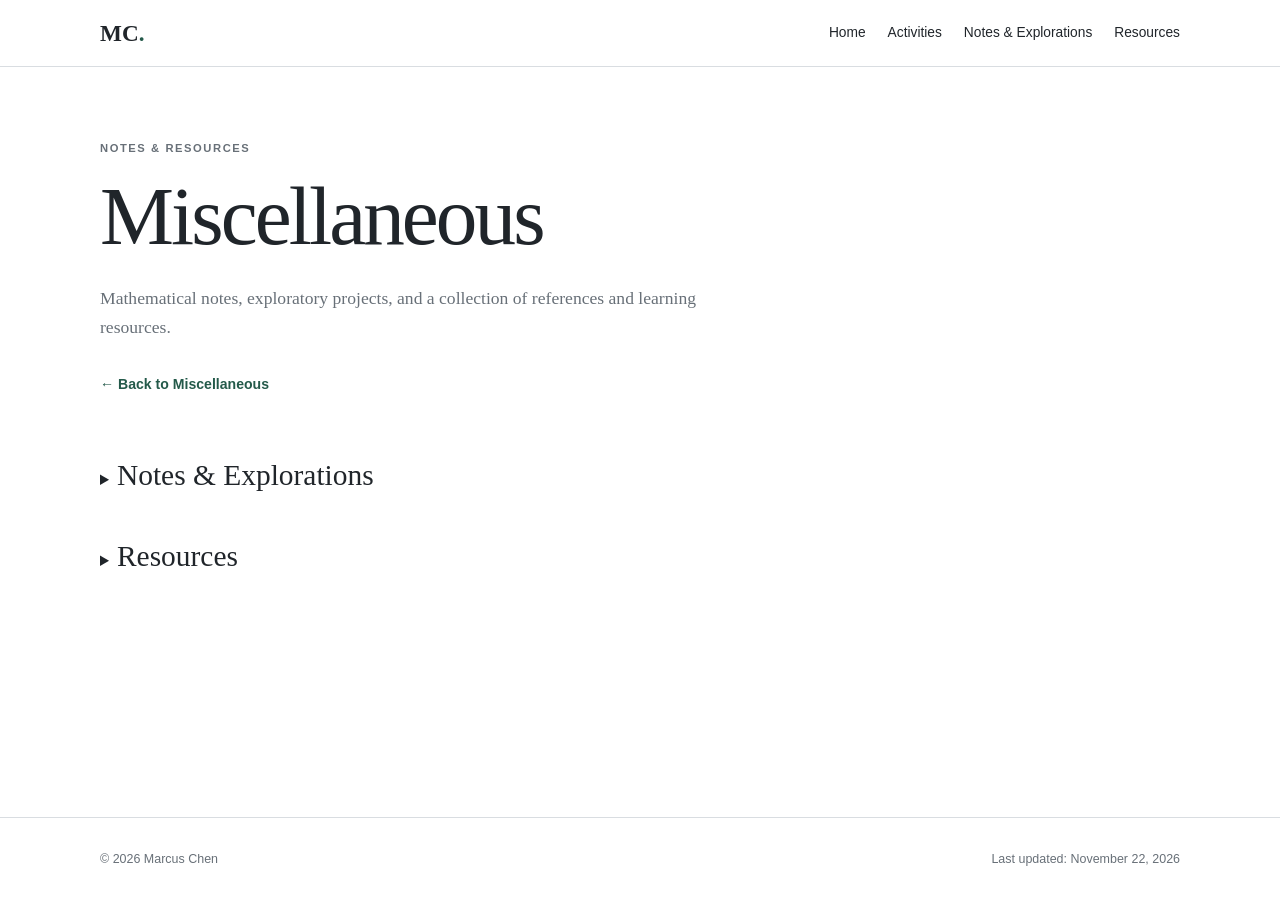
<file: miscellaneous/index.html>
<!doctype html>
<html lang="en">
  <head>
    <meta charset="utf-8">
    <meta name="viewport" content="width=device-width, initial-scale=1">
    <meta name="description" content="Mathematical notes, explorations, and resources.">
    <title>Miscellaneous · Marcus Chen</title>
    <link rel="stylesheet" href="../style.css">
  </head>
  <body>
    <header class="site-header">
      <div class="shell header-inner">
        <a class="wordmark" href="../index.html" aria-label="Marcus Chen, home">MC<span>.</span></a>
        <nav aria-label="Primary navigation">
          <a href="../index.html">Home</a>
          <a href="../academic-activities/index.html">Activities</a>
          <a href="#notes-explorations">Notes &amp; Explorations</a>
          <a href="#resources">Resources</a>
        </nav>
      </div>
    </header>

    <main class="inner-page shell">
      <div class="page-intro">
        <p class="eyebrow">Notes &amp; resources</p>
        <h1>Miscellaneous</h1>
        <p>Mathematical notes, exploratory projects, and a collection of references and learning resources.</p>
        <a class="back-link" href="../index.html#miscellaneous">← Back to Miscellaneous</a>
      </div>

      <section class="publication-category" id="notes-explorations" aria-labelledby="notes-explorations-title">
        <details class="notes-details">
              <summary><h2 class="publication-category-title" id="notes-explorations-title">Notes &amp; Explorations</h2></summary>
        <!-- EDIT: Copy one collection-item for each small project. -->
        <div class="collection-list">

<article class="collection-item" id="quadratic-lorentzian-closure">
  <p class="card-meta">Expository note · 5 pages</p>
  <h3><a href="notes/quadratic-lorentzian-closure.pdf">The Quadratic Lorentzian Cone: A Self-Contained Proof of the Closure Property</a></h3>
  <p>An independently developed proof using Perron–Frobenius theory, explicit perturbations, and Schur complements, written during a reading group on Brändén and Huh’s <i>Lorentzian Polynomials</i> under the guidance of Botong Wang.</p>
  <details class="abstract-details notes-proof">
    <summary>A shorter proof — from a private conversation with Petter Brändén</summary>
    <p class="notes-acknowledgment"><small>For a nonzero entrywise nonnegative symmetric matrix <i>A</i> with at most one positive eigenvalue, let <i>J</i> be the all-ones matrix and set <span class="inline-math"><i>A</i>(<i>s</i>) = (<i>I</i> + <i>sJ</i>)<i>A</i>(<i>I</i> + <i>sJ</i>)</span>, <i>s</i> &gt; 0. This invertible congruence preserves inertia by Sylvester’s law, while making every entry strictly positive; moreover, <i>A</i>(<i>s</i>) tends to <i>A</i> as <i>s</i> tends to zero. The zero matrix is approximated separately by ε<i>J</i> − ε<sup>2</sup><i>I</i>. Brändén also explained the connection with the proof of Theorem 2.13.</small></p>
  </details>
  <div class="item-links"><a href="notes/quadratic-lorentzian-closure.pdf">Read note</a></div>
</article>
<article class="collection-item" id="spheres-squares-private">
  <p class="card-meta">Private course notes · Simons School 2026 · 63 pages</p>
  <h3>Spheres and Squares, Sums and Differences</h3>
  <p class="item-authors">Personal notes compiled and edited by Dijia Chen, based on lectures by Lillian Pierce.</p>
  <p>Notes on the circle method, lattice-point counting, sums of squares, and sets with no square differences. These notes have not been reviewed by the lecturer.</p>
  <p class="notes-acknowledgment"><small>Private working notes; available upon request.</small></p>
</article>
<article class="collection-item" id="gowers-norms-private">
  <p class="card-meta">Private problem-session notes · Simons School 2026 · 51 pages</p>
  <h3>Gowers Norms and Their Applications — Problem Sessions</h3>
  <p class="item-authors">Solutions and reflections by Dijia Chen on problems from Joni Teräväinen’s course.</p>
  <p>Worked solutions and reflections from the first three problem sessions, covering Gowers norms, multiplicative functions, and ergodic theory. The problems are due to Joni Teräväinen; any errors in the solutions are my own.</p>
  <p class="notes-acknowledgment"><small>Private working notes; available upon request.</small></p>
</article>
<article class="collection-item" id="several-complex-variables-notes">
  <p class="card-meta">Course notes · MATH 823 · 111 pages</p>
  <h3><a href="notes/several-complex-variables-math823.pdf">Several Complex Variables — Course Notes (MATH 823)</a></h3>
  <p class="item-authors">Notes compiled and edited by Dijia Chen, based on lectures by Xianghong Gong.</p>
  <p>Notes on holomorphic functions in several variables, the <span aria-label="d-bar">∂̄</span>-equation, pseudoconvexity, and <i>L</i><sup>2</sup> methods, with additional material on extension theorems and complex manifolds. Some advanced results are presented with proof sketches.</p>
  <p class="notes-acknowledgment"><small>I thank Professor Xianghong Gong and my classmates for the original notes; all errors in this compilation are my responsibility.</small></p>
  <div class="item-links"><a href="notes/several-complex-variables-math823.pdf">Read notes</a></div>
</article>
<article class="collection-item" id="webster-bmk-residue">
  <p class="card-meta">Expository note · 18 pages</p>
  <h3><a href="notes/webster-bmk-residue.pdf">The Small-Sphere Residue Constant for Webster’s Bochner–Martinelli–Koppelman Kernel</a></h3>
  <p>This expository note provides a self-contained treatment of the small-sphere residue constant for the Bochner–Martinelli–Koppelman kernel in Webster's notation, together with a derivation of the classical homotopy formula. Particular attention is paid to orientations, signs, and normalization.</p>
  <p class="notes-acknowledgment"><small>I am grateful to Professor Xianghong Gong for suggesting this problem and for providing helpful references.</small></p>
  <div class="item-links"><a href="notes/webster-bmk-residue.pdf">Read note</a></div>
</article>
<article class="collection-item" id="sarnak-reading-notes">
  <p class="card-meta">Reading notes · First drafted in December 2025 · 92 pages</p>
  <h3><a href="notes/sarnak-reading-notes.pdf">Sarnak’s Conjecture and Möbius Disjointness: Results, Methods, and Detailed Proofs</a></h3>
  <p>These working notes collect fragmentary reflections on Möbius disjointness and related results, together with reading strategies for the original papers. They preserve my thought process as I explore how different methods address the lack of correlation between arithmetic sequences and low-complexity dynamical systems.</p>
  <details class="abstract-details reader-note">
    <summary>A note to the reader</summary>
    <p class="notes-acknowledgment"><small>Scattered throughout are questions and tentative ideas that arose during my own reading and conversations with AI and friends. Some struck me as worth pursuing; others may simply reflect a beginner’s confusion. I have kept them as possible companions to the reader’s own thinking—please feel free to follow the interesting detours and skip the rest.</small></p>
  </details>
  <p class="notes-acknowledgment"><small>First drafted early in my study of the subject, these notes may contain omissions, misunderstandings, and errors, for which I take full responsibility. Please use them with care and consult the original sources.</small></p>
  <div class="item-links"><a href="notes/sarnak-reading-notes.pdf">Read notes</a></div>
</article>





        </div>
        </details>
            </section>

      <section class="publication-category" id="resources" aria-labelledby="resources-title">
        <details class="notes-details resources-details">
        <summary><h2 class="publication-category-title" id="resources-title">Resources</h2></summary>
        <!-- Add references, reading lists, or links to mathematical resources here. -->
        <div class="collection-list">
          <article class="collection-item">
            <p class="card-meta">Course resource · MATH 765 · Spring 2026</p>
            <h3><a href="https://people.math.wisc.edu/~awaldron3/Notes/765%20notes%20051826.pdf">Differential Geometry — MATH 765, Spring 2026</a></h3>
            <p class="item-authors">Lecture notes by Alex Waldron. I contributed some of the initial lecture drafts.</p>
            <p>Lecture notes covering Riemannian metrics, connections, curvature, geodesics, and comparison theorems.</p>
            <div class="item-links"><a href="https://people.math.wisc.edu/~awaldron3/Notes/765%20notes%20051826.pdf">Read at source</a></div>
          </article>
        </div>
        </details>
      </section>
    </main>

    <footer class="site-footer">
      <div class="shell footer-inner"><p>© 2026 Marcus Chen</p><p>Last updated: <time datetime="2026-11-22">November 22, 2026</time></p></div>
    </footer>
  </body>
</html>
</file>
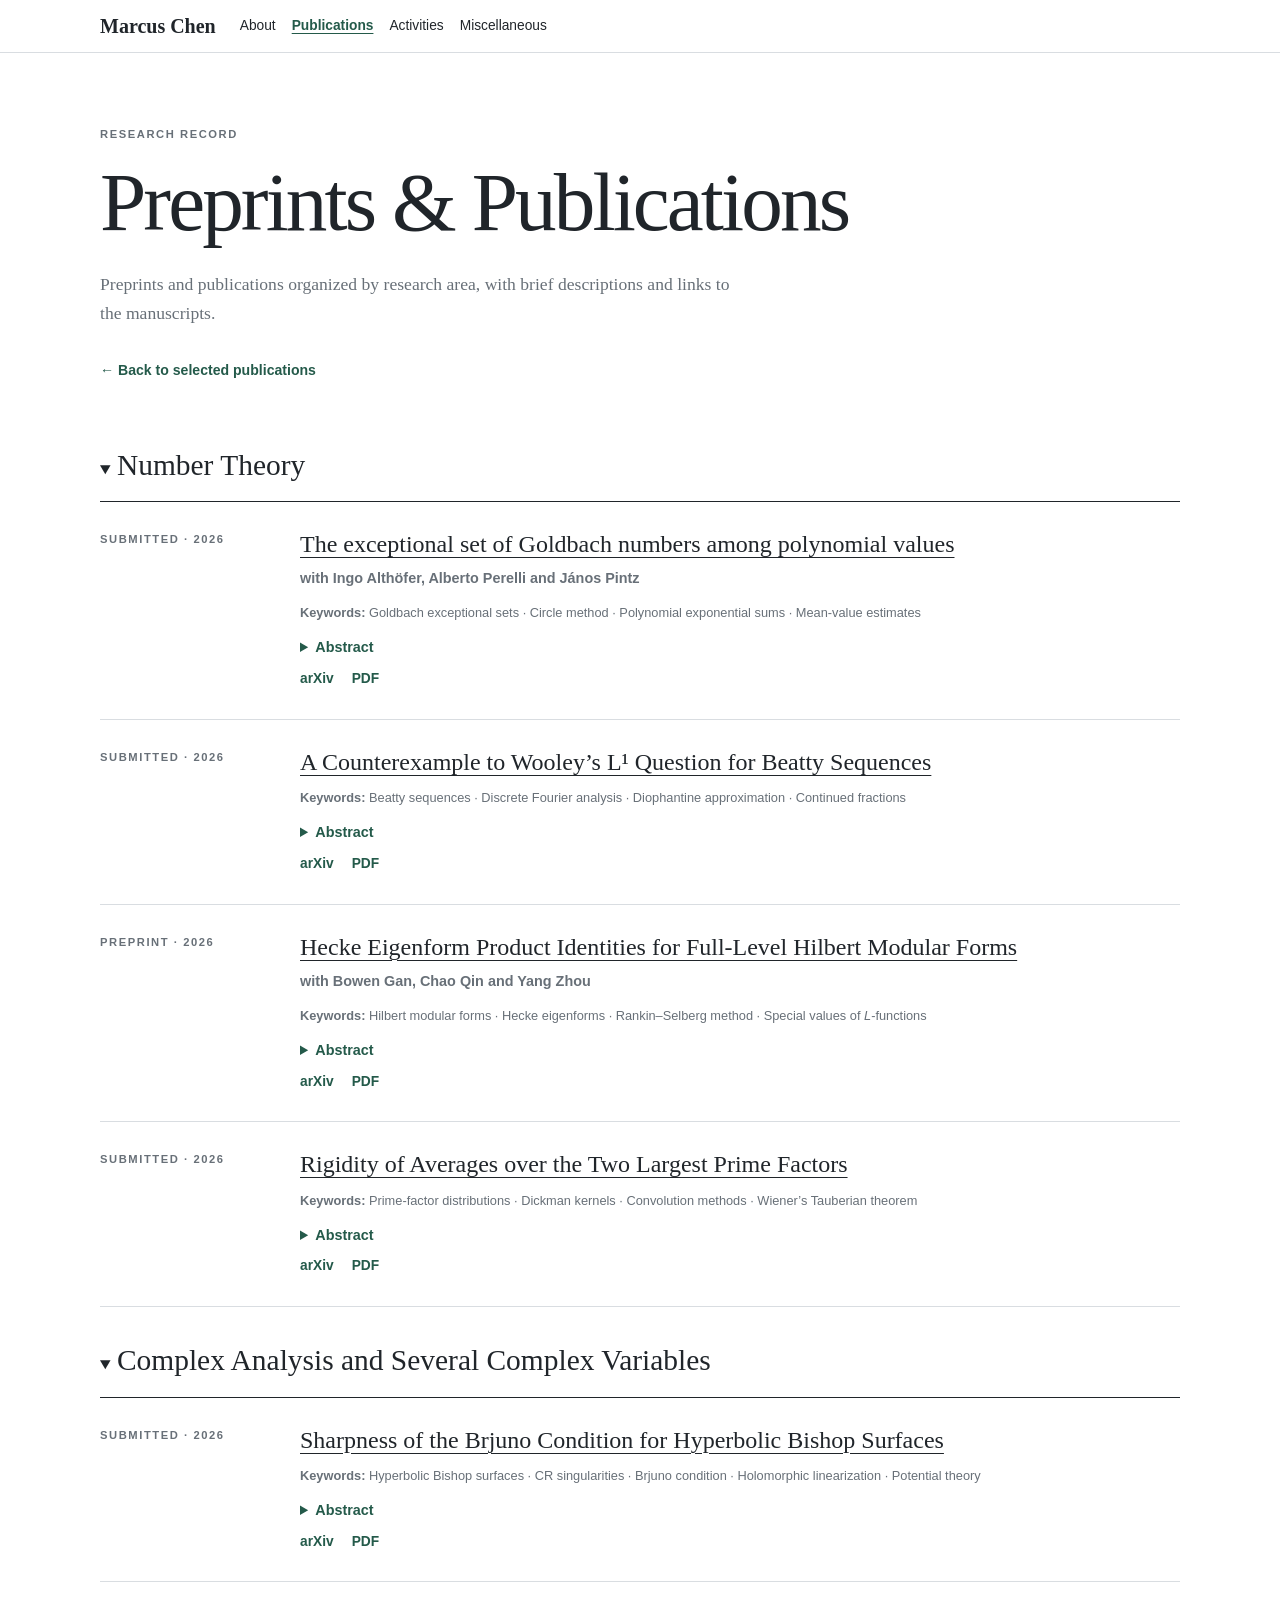
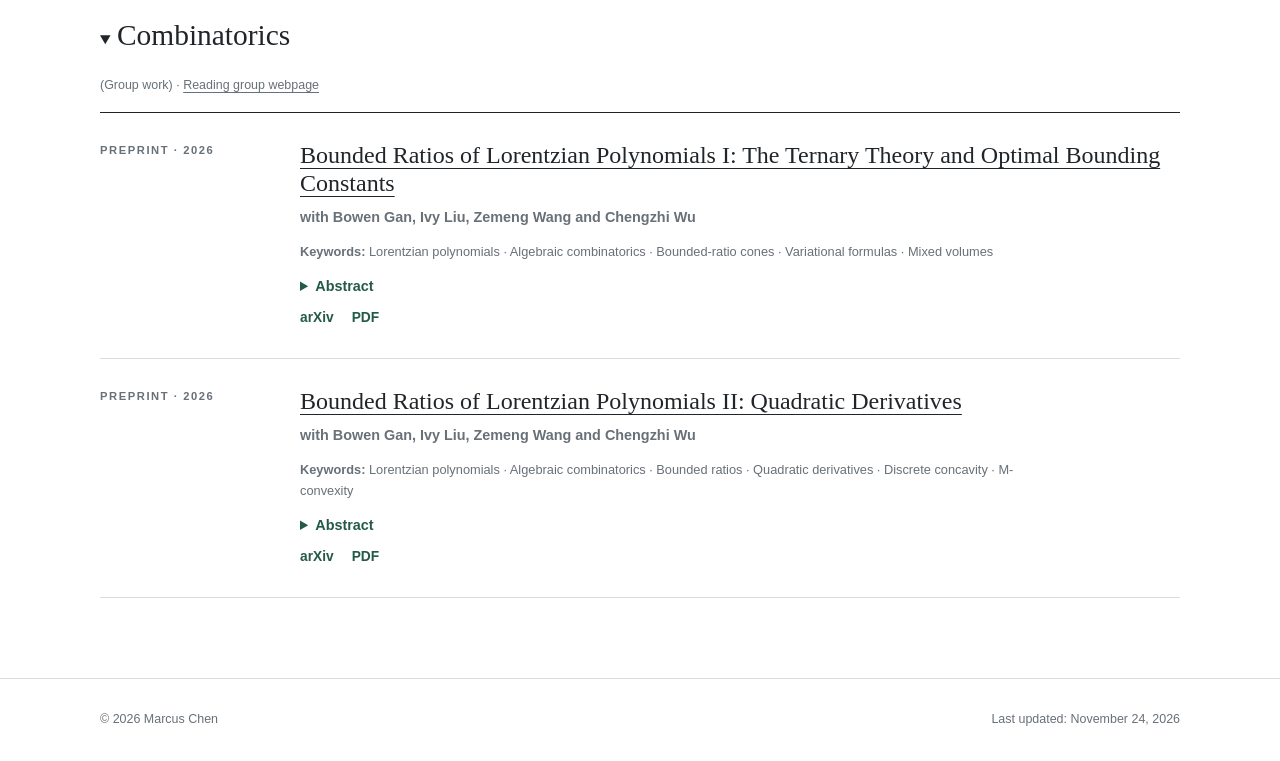
<file: publications/index.html>
<!doctype html>
<html lang="en">
  <head>
    <meta charset="utf-8">
    <meta name="viewport" content="width=device-width, initial-scale=1">
    <meta name="description" content="Preprints and publications with brief descriptions.">
    <title>Preprints &amp; Publications · Marcus Chen</title>
    <link rel="stylesheet" href="../style.css">
  </head>
  <body>
    <header class="site-header publications-header">
      <div class="shell header-inner">
        <a class="wordmark" href="../index.html">Marcus Chen</a>
        <nav aria-label="Primary navigation">
          <a href="../index.html">About</a>
          <a href="index.html" aria-current="page">Publications</a>
          <a href="../academic-activities/index.html">Activities</a>
          <a href="../miscellaneous/index.html">Miscellaneous</a>
        </nav>
      </div>
    </header>

    <main class="inner-page shell">
      <div class="page-intro">
        <p class="eyebrow">Research record</p>
        <h1>Preprints &amp; Publications</h1>
        <p>Preprints and publications organized by research area, with brief descriptions and links to the manuscripts.</p>
        <a class="back-link" href="../index.html#publications">← Back to selected publications</a>
      </div>

      <section class="publication-category" id="number-theory" aria-labelledby="number-theory-title">
        <details class="category-disclosure publication-disclosure" open>
  <summary><h2 class="publication-category-title" id="number-theory-title">Number Theory</h2></summary>
        <!-- Add further number-theory papers as article elements in this list. -->
        <div class="collection-list">
          <article class="collection-item">
            <p class="card-meta">Submitted · 2026</p>
            <h3><a href="https://arxiv.org/abs/2611.09386">The exceptional set of Goldbach numbers among polynomial values</a></h3>
            <p class="item-authors">with Ingo Althöfer, Alberto Perelli and János Pintz</p>
            <p class="paper-keywords"><span>Keywords:</span> Goldbach exceptional sets · Circle method · Polynomial exponential sums · Mean-value estimates</p>
            <details class="abstract-details">
              <summary>Abstract</summary>
              <p class="paper-abstract" data-source="https://arxiv.org/abs/2611.09386">Let <span class="inline-math"><math xmlns="http://www.w3.org/1998/Math/MathML"><semantics><mrow><mi>φ</mi></mrow><annotation encoding="application/x-tex">\phi</annotation></semantics></math></span> be a fixed polynomial with integer coefficients, positive leading coefficient and degree <span class="inline-math"><math xmlns="http://www.w3.org/1998/Math/MathML"><semantics><mrow><mrow><mi>k</mi><mo>≥</mo><mn>2</mn></mrow></mrow><annotation encoding="application/x-tex">k\geq2</annotation></semantics></math></span>. We prove that the values <span class="inline-math"><math xmlns="http://www.w3.org/1998/Math/MathML"><semantics><mrow><mrow><mn>2</mn><mrow><mi>φ</mi><mo>(</mo><mi>n</mi><mo>)</mo></mrow></mrow></mrow><annotation encoding="application/x-tex">2\phi(n)</annotation></semantics></math></span>, <span class="inline-math"><math xmlns="http://www.w3.org/1998/Math/MathML"><semantics><mrow><mrow><mn>1</mn><mo>≤</mo><mi>n</mi><mo>≤</mo><mi>N</mi></mrow></mrow><annotation encoding="application/x-tex">1\leq n\leq N</annotation></semantics></math></span>, can be written as the sum of two primes, apart from at most <span class="inline-math"><math xmlns="http://www.w3.org/1998/Math/MathML"><semantics><mrow><msup><mi>N</mi><mrow><msub><mi>α</mi><mi>k</mi></msub><mo>+</mo><mrow><mi>o</mi><mo>(</mo><mn>1</mn><mo>)</mo></mrow></mrow></msup></mrow><annotation encoding="application/x-tex">N^{\alpha_k+o(1)}</annotation></semantics></math></span> exceptional indices, where <span class="inline-math"><math xmlns="http://www.w3.org/1998/Math/MathML"><semantics><mrow><mrow><msub><mi>α</mi><mi>k</mi></msub><mo>&lt;</mo><mn>1</mn></mrow></mrow><annotation encoding="application/x-tex">\alpha_k&lt;1</annotation></semantics></math></span>. For quadratic polynomials the exponent is <span class="inline-math"><math xmlns="http://www.w3.org/1998/Math/MathML"><semantics><mrow><mfrac><mn>1</mn><mn>2</mn></mfrac></mrow><annotation encoding="application/x-tex">1/2</annotation></semantics></math></span>, for cubic polynomials <span class="inline-math"><math xmlns="http://www.w3.org/1998/Math/MathML"><semantics><mrow><mfrac><mn>5</mn><mn>8</mn></mfrac></mrow><annotation encoding="application/x-tex">5/8</annotation></semantics></math></span>, for quartic polynomials <span class="inline-math"><math xmlns="http://www.w3.org/1998/Math/MathML"><semantics><mrow><mfrac><mn>3</mn><mn>4</mn></mfrac></mrow><annotation encoding="application/x-tex">3/4</annotation></semantics></math></span>, and for <span class="inline-math"><math xmlns="http://www.w3.org/1998/Math/MathML"><semantics><mrow><mrow><mi>k</mi><mo>&gt;</mo><mn>4</mn></mrow></mrow><annotation encoding="application/x-tex">k&gt;4</annotation></semantics></math></span> it is <span class="inline-math"><math xmlns="http://www.w3.org/1998/Math/MathML"><semantics><mrow><mrow><mn>1</mn><mo>−</mo><mfrac><mn>1</mn><mrow><mi>k</mi><mo>+</mo><mn>1</mn></mrow></mfrac></mrow></mrow><annotation encoding="application/x-tex">1-1/(k+1)</annotation></semantics></math></span>. The proof combines a fourth-moment estimate over primes with mean-value estimates over arbitrary subsets of polynomial sequences.</p>
            </details>
            <div class="item-links"><a href="https://arxiv.org/abs/2611.09386">arXiv</a><a href="2611.09386v1.pdf">PDF</a></div>
          </article>
          <article class="collection-item">
            <p class="card-meta">Submitted · 2026</p>
            <h3><a href="https://arxiv.org/abs/2611.01494">A Counterexample to Wooley’s L¹ Question for Beatty Sequences</a></h3>
            <p class="paper-keywords"><span>Keywords:</span> Beatty sequences · Discrete Fourier analysis · Diophantine approximation · Continued fractions</p>
            <details class="abstract-details">
              <summary>Abstract</summary>
              <p class="paper-abstract" data-source="https://arxiv.org/abs/2611.01494">For real numbers <span class="inline-math"><math xmlns="http://www.w3.org/1998/Math/MathML"><semantics><mrow><mi>α</mi></mrow><annotation encoding="application/x-tex">\alpha</annotation></semantics></math></span> and <span class="inline-math"><math xmlns="http://www.w3.org/1998/Math/MathML"><semantics><mrow><mi>β</mi></mrow><annotation encoding="application/x-tex">\beta</annotation></semantics></math></span>, let <span class="inline-math"><math xmlns="http://www.w3.org/1998/Math/MathML"><semantics><mrow><mrow><mrow><mi mathvariant="script">B</mi><mo>(</mo><mrow><mi>α</mi><mo>,</mo><mi>β</mi></mrow><mo>)</mo></mrow><mo>=</mo><mo>{</mo><mo>⌊</mo><mi>α</mi><mi>m</mi><mo>+</mo><mi>β</mi><mo>⌋</mo><mo>:</mo><mi>m</mi><mo>∈</mo><mi mathvariant="double-struck">N</mi><mo>}</mo></mrow></mrow><annotation encoding="application/x-tex">\mathcal{B}(\alpha,\beta)=\{\lfloor\alpha m+\beta\rfloor:m\in\mathbb{N}\}</annotation></semantics></math></span>. Wooley asked whether the exponential sum over <span class="inline-math"><math xmlns="http://www.w3.org/1998/Math/MathML"><semantics><mrow><mrow><mrow><mi mathvariant="script">B</mi><mo>(</mo><mrow><mi>α</mi><mo>,</mo><mi>β</mi></mrow><mo>)</mo></mrow><mo>∩</mo><mo>[</mo><mn>1</mn><mo>,</mo><mi>N</mi><mo>]</mo></mrow></mrow><annotation encoding="application/x-tex">\mathcal{B}(\alpha,\beta)\cap[1,N]</annotation></semantics></math></span> always has <span class="inline-math"><math xmlns="http://www.w3.org/1998/Math/MathML"><semantics><mrow><msup><mi>L</mi><mn>1</mn></msup></mrow><annotation encoding="application/x-tex">L^1</annotation></semantics></math></span> norm <span class="inline-math"><math xmlns="http://www.w3.org/1998/Math/MathML"><semantics><mrow><mrow><msub><mi>O</mi><mrow><mi>α</mi><mo>,</mo><mi>β</mi></mrow></msub><mo>(</mo><mrow><mi mathvariant="normal">log</mi><mi>N</mi></mrow><mo>)</mo></mrow></mrow><annotation encoding="application/x-tex">O_{\alpha,\beta}(\log N)</annotation></semantics></math></span>. We give a negative answer. We construct fixed <span class="inline-math"><math xmlns="http://www.w3.org/1998/Math/MathML"><semantics><mrow><mrow><mi>α</mi><mo>&gt;</mo><mn>1</mn></mrow></mrow><annotation encoding="application/x-tex">\alpha&gt;1</annotation></semantics></math></span> and <span class="inline-math"><math xmlns="http://www.w3.org/1998/Math/MathML"><semantics><mrow><mi>β</mi></mrow><annotation encoding="application/x-tex">\beta</annotation></semantics></math></span>, with <span class="inline-math"><math xmlns="http://www.w3.org/1998/Math/MathML"><semantics><mrow><mfrac><mn>1</mn><mi>α</mi></mfrac></mrow><annotation encoding="application/x-tex">1/\alpha</annotation></semantics></math></span> of finite Diophantine type, such that the <span class="inline-math"><math xmlns="http://www.w3.org/1998/Math/MathML"><semantics><mrow><msup><mi>L</mi><mn>1</mn></msup></mrow><annotation encoding="application/x-tex">L^1</annotation></semantics></math></span> norm is <span class="inline-math"><math xmlns="http://www.w3.org/1998/Math/MathML"><semantics><mrow><mrow><mo>≫</mo><msup><mrow><mo>(</mo><mrow><mi mathvariant="normal">log</mi><mi>N</mi></mrow><mo>)</mo></mrow><mn>2</mn></msup></mrow></mrow><annotation encoding="application/x-tex">\gg(\log N)^2</annotation></semantics></math></span> for infinitely many <span class="inline-math"><math xmlns="http://www.w3.org/1998/Math/MathML"><semantics><mrow><mi>N</mi></mrow><annotation encoding="application/x-tex">N</annotation></semantics></math></span>. Wooley also proved that this <span class="inline-math"><math xmlns="http://www.w3.org/1998/Math/MathML"><semantics><mrow><msup><mi>L</mi><mn>1</mn></msup></mrow><annotation encoding="application/x-tex">L^1</annotation></semantics></math></span> norm is <span class="inline-math"><math xmlns="http://www.w3.org/1998/Math/MathML"><semantics><mrow><mrow><msub><mi>O</mi><mrow><mi>α</mi><mo>,</mo><mi>β</mi></mrow></msub><mo>(</mo><msup><mrow><mo>(</mo><mrow><mi mathvariant="normal">log</mi><mo>(</mo><mrow><mn>2</mn><mi>N</mi></mrow><mo>)</mo></mrow><mo>)</mo></mrow><mn>2</mn></msup><mo>)</mo></mrow></mrow><annotation encoding="application/x-tex">O_{\alpha,\beta}((\log(2N))^2)</annotation></semantics></math></span> when <span class="inline-math"><math xmlns="http://www.w3.org/1998/Math/MathML"><semantics><mrow><mfrac><mn>1</mn><mi>α</mi></mfrac></mrow><annotation encoding="application/x-tex">1/\alpha</annotation></semantics></math></span> has finite Diophantine type. Our example shows that his upper bound is sharp.</p>
            </details>
            <div class="item-links"><a href="https://arxiv.org/abs/2611.01494">arXiv</a><a href="2611.01494v1.pdf">PDF</a></div>
          </article>
          <article class="collection-item">
            <p class="card-meta">Preprint · 2026</p>
            <h3><a href="https://arxiv.org/abs/2610.12979">Hecke Eigenform Product Identities for Full-Level Hilbert Modular Forms</a></h3>
            <p class="item-authors">with Bowen Gan, Chao Qin and Yang Zhou</p>
            <p class="paper-keywords"><span>Keywords:</span> Hilbert modular forms · Hecke eigenforms · Rankin–Selberg method · Special values of <i>L</i>-functions</p>
            <details class="abstract-details">
              <summary>Abstract</summary>
              <p class="paper-abstract" data-source="https://arxiv.org/abs/2610.12979">We study full-level Hilbert Hecke eigenform product identities over totally real fields of degree at least two, allowing arbitrary compatible narrow class characters. Combining our results with previous work, we classify products of two Eisenstein eigenforms of positive parallel integral weights and products of an Eisenstein eigenform of weight at least two with a cuspidal eigenform of positive parallel integral weight. The unique identity in each of these two classes is given by <span class="inline-math"><math xmlns="http://www.w3.org/1998/Math/MathML"><semantics><mrow><mrow><msub><mi>E</mi><mn>4</mn></msub><mo>=</mo><mn>60</mn><msup><msub><mi>E</mi><mn>2</mn></msub><mn>2</mn></msup></mrow></mrow><annotation encoding="application/x-tex">E_{4}=60 E_{2}^{2}</annotation></semantics></math></span> and <span class="inline-math"><math xmlns="http://www.w3.org/1998/Math/MathML"><semantics><mrow><mrow><msub><mi>h</mi><mn>8</mn></msub><mo>=</mo><mn>120</mn><msub><mi>E</mi><mn>2</mn></msub><mo>·</mo><msub><mi>h</mi><mn>6</mn></msub></mrow></mrow><annotation encoding="application/x-tex">h_{8}=120 E_{2} \cdot h_{6}</annotation></semantics></math></span>, respectively, both over <span class="inline-math"><math xmlns="http://www.w3.org/1998/Math/MathML"><semantics><mrow><mrow><mi mathvariant="double-struck">Q</mi><mo>(</mo><msqrt><mn>5</mn></msqrt><mo>)</mo></mrow></mrow><annotation encoding="application/x-tex">\mathbb{Q}(\sqrt{5})</annotation></semantics></math></span>. The proofs use constant-term comparisons, indecomposable Fourier exponents, integrality of reciprocal Eisenstein constant terms, and a Rankin-Selberg formula for Petersson inner products. In the remaining case of a weight-one Eisenstein factor and a cuspidal factor, we also establish <span class="inline-math"><math xmlns="http://www.w3.org/1998/Math/MathML"><semantics><mrow><mrow><msub><mi>h</mi><mn>5</mn></msub><mo>=</mo><mn>12</mn><msub><mi>E</mi><mn>1</mn></msub><mo>(</mo><mrow><mn>1</mn><mo>,</mo><mi>ε</mi></mrow><mo>)</mo><mo>·</mo><msub><mi>h</mi><mn>4</mn></msub></mrow></mrow><annotation encoding="application/x-tex">h_5=12E_1(1,\varepsilon)\cdot h_4</annotation></semantics></math></span> over <span class="inline-math"><math xmlns="http://www.w3.org/1998/Math/MathML"><semantics><mrow><mrow><mi mathvariant="double-struck">Q</mi><mo>(</mo><msqrt><mn>3</mn></msqrt><mo>)</mo></mrow></mrow><annotation encoding="application/x-tex">\mathbb Q(\sqrt3)</annotation></semantics></math></span>, where <span class="inline-math"><math xmlns="http://www.w3.org/1998/Math/MathML"><semantics><mrow><mi>ε</mi></mrow><annotation encoding="application/x-tex">\varepsilon</annotation></semantics></math></span> is the nontrivial narrow class character. All eigenforms in these identities have unit-ideal coefficient one.</p>
            </details>
            <div class="item-links"><a href="https://arxiv.org/abs/2610.12979">arXiv</a><a href="2610.12979v1.pdf">PDF</a></div>
          </article>
          <article class="collection-item">
            <p class="card-meta">Submitted · 2026</p>
            <h3><a href="https://arxiv.org/abs/2608.05191">Rigidity of Averages over the Two Largest Prime Factors</a></h3>
            <p class="paper-keywords"><span>Keywords:</span> Prime-factor distributions · Dickman kernels · Convolution methods · Wiener’s Tauberian theorem</p>
            <details class="abstract-details">
              <summary>Abstract</summary>
              <p class="paper-abstract" data-source="https://arxiv.org/abs/2608.05191">Let <span class="inline-math"><math xmlns="http://www.w3.org/1998/Math/MathML"><semantics><mrow><mrow><msub><mi>P</mi><mn>1</mn></msub><mo>(</mo><mi>n</mi><mo>)</mo></mrow></mrow><annotation encoding="application/x-tex">P_1(n)</annotation></semantics></math></span> and <span class="inline-math"><math xmlns="http://www.w3.org/1998/Math/MathML"><semantics><mrow><mrow><msub><mi>P</mi><mn>2</mn></msub><mo>(</mo><mi>n</mi><mo>)</mo></mrow></mrow><annotation encoding="application/x-tex">P_2(n)</annotation></semantics></math></span> be the largest and second-largest distinct prime factors of <span class="inline-math"><math xmlns="http://www.w3.org/1998/Math/MathML"><semantics><mrow><mi>n</mi></mrow><annotation encoding="application/x-tex">n</annotation></semantics></math></span>. Alladi and Johnson asked whether there is a bounded function <span class="inline-math"><math xmlns="http://www.w3.org/1998/Math/MathML"><semantics><mrow><mi>f</mi></mrow><annotation encoding="application/x-tex">f</annotation></semantics></math></span> on the primes such that the averages <span class="inline-math"><math xmlns="http://www.w3.org/1998/Math/MathML"><semantics><mrow><mrow><mfrac><mn>1</mn><mi>x</mi></mfrac><msub><mo>∑</mo><mrow><mn>2</mn><mo>≤</mo><mi>n</mi><mo>≤</mo><mi>x</mi></mrow></msub><mrow><mi>f</mi><mo>(</mo><mrow><msub><mi>P</mi><mn>1</mn></msub><mo>(</mo><mi>n</mi><mo>)</mo></mrow><mo>)</mo></mrow></mrow></mrow><annotation encoding="application/x-tex">\frac{1}{x}\sum_{2\le n\le x}f(P_1(n))</annotation></semantics></math></span> and <span class="inline-math"><math xmlns="http://www.w3.org/1998/Math/MathML"><semantics><mrow><mrow><mfrac><mn>1</mn><mi>x</mi></mfrac><msub><mo>∑</mo><mrow><mn>2</mn><mo>≤</mo><mi>n</mi><mo>≤</mo><mi>x</mi></mrow></msub><mrow><mi>f</mi><mo>(</mo><mrow><msub><mi>P</mi><mn>2</mn></msub><mo>(</mo><mi>n</mi><mo>)</mo></mrow><mo>)</mo></mrow></mrow></mrow><annotation encoding="application/x-tex">\frac{1}{x}\sum_{2\le n\le x}f(P_2(n))</annotation></semantics></math></span> converge to different limits, where <span class="inline-math"><math xmlns="http://www.w3.org/1998/Math/MathML"><semantics><mrow><mrow><mrow><mi>f</mi><mo>(</mo><mrow><msub><mi>P</mi><mn>2</mn></msub><mo>(</mo><mi>n</mi><mo>)</mo></mrow><mo>)</mo></mrow><mo>=</mo><mn>0</mn></mrow></mrow><annotation encoding="application/x-tex">f(P_2(n))=0</annotation></semantics></math></span> when <span class="inline-math"><math xmlns="http://www.w3.org/1998/Math/MathML"><semantics><mrow><mi>n</mi></mrow><annotation encoding="application/x-tex">n</annotation></semantics></math></span> is a prime power. We show that this cannot happen. In fact, whenever the first average converges, the second also converges to the same limit.</p>
            </details>
            <div class="item-links"><a href="https://arxiv.org/abs/2608.05191">arXiv</a><a href="https://arxiv.org/pdf/2608.05191">PDF</a></div>
          </article>
        </div>
</details>
</section>

      <section class="publication-category" id="complex-analysis" aria-labelledby="complex-analysis-title">
        <details class="category-disclosure publication-disclosure" open>
  <summary><h2 class="publication-category-title" id="complex-analysis-title">Complex Analysis and Several Complex Variables</h2></summary>
        <!-- Add papers for this research area here. -->
        <div class="collection-list">
<article class="collection-item" id="brjuno-bishop-surfaces">
  <p class="card-meta">Submitted · 2026</p>
  <h3><a href="https://arxiv.org/abs/2611.30985">Sharpness of the Brjuno Condition for Hyperbolic Bishop Surfaces</a></h3>
  <p class="paper-keywords"><span>Keywords:</span> Hyperbolic Bishop surfaces · CR singularities · Brjuno condition · Holomorphic linearization · Potential theory</p>
  <details class="abstract-details">
    <summary>Abstract</summary>
    <p class="paper-abstract" data-source="https://arxiv.org/abs/2611.30985">Let <i>μ</i> ∈ ℂ satisfy |<i>μ</i>| = 1, and assume that <i>μ</i> is not a root of unity and is not Brjuno. Let <i>Q</i><sub>γ</sub> denote the Bishop quadric with <span class="inline-math"><math xmlns="http://www.w3.org/1998/Math/MathML" aria-label="gamma equals one over the square root of two plus mu plus mu inverse, greater than one half"><mrow><mi>γ</mi><mo>=</mo><mfrac><mn>1</mn><msqrt><mrow><mn>2</mn><mo>+</mo><mi>μ</mi><mo>+</mo><msup><mi>μ</mi><mrow><mo>−</mo><mn>1</mn></mrow></msup></mrow></msqrt></mfrac><mo>&gt;</mo><mfrac><mn>1</mn><mn>2</mn></mfrac></mrow></math></span>. Gong and Stolovitch conjectured that there exists a real-analytic surface in ℂ<sup>2</sup> with Moser–Webster invariant <i>μ</i> that is formally but not holomorphically equivalent to <i>Q</i><sub>γ</sub>. We prove this conjecture.</p>
  </details>
  <div class="item-links"><a href="https://arxiv.org/abs/2611.30985">arXiv</a><a href="2611.30985v1.pdf">PDF</a></div>
</article>
</div>
</details>
</section>

      <section class="publication-category" id="combinatorics" aria-labelledby="combinatorics-title">
        <details class="category-disclosure publication-disclosure" open>
  <summary><h2 class="publication-category-title" id="combinatorics-title">Combinatorics</h2></summary>
  <p class="notes-acknowledgment"><small>(Group work) · <a href="https://jackmonwang-mona.github.io/Lorentzian-polynomials_reading_group/">Reading group webpage</a></small></p>
        <!-- Add papers for this research area here. -->
<div class="collection-list">
<article class="collection-item">
  <p class="card-meta">Preprint · 2026</p>
  <h3><a href="https://arxiv.org/abs/2609.06145">Bounded Ratios of Lorentzian Polynomials I: The Ternary Theory and Optimal Bounding Constants</a></h3>
  <p class="item-authors">with Bowen Gan, Ivy Liu, Zemeng Wang and Chengzhi Wu</p>
  <p class="paper-keywords"><span>Keywords:</span> Lorentzian polynomials · Algebraic combinatorics · Bounded-ratio cones · Variational formulas · Mixed volumes</p>
  <details class="abstract-details">
    <summary>Abstract</summary>
    <p class="paper-abstract" data-source="2609.06145v4.pdf">We study bounded coefficient ratios and their optimal bounding constants for ternary Lorentzian polynomials. For every degree <span class="inline-math"><i>d</i> ≥ 2</span> and every fixed ternary <i>M</i>-convex support, we prove that bounded ratios are generated by those of quadratic derivatives. We express the optimal bounding constants through a variational formula. For full support, we determine all linear relations among the logarithms of triangular ratios in every degree. For ternary cubics, we compute sharp constants for products of any two distinct triangular ratios. Finally, we compare the bounds for Lorentzian polynomials with those for volume polynomials and rank-three matroid basis counts.</p>
  </details>
  <div class="item-links"><a href="https://arxiv.org/abs/2609.06145">arXiv</a><a href="2609.06145v4.pdf">PDF</a></div>
</article>
<article class="collection-item" id="bounded-ratios-ii">
  <p class="card-meta">Preprint · 2026</p>
  <h3><a href="https://arxiv.org/abs/2609.07098">Bounded Ratios of Lorentzian Polynomials II: Quadratic Derivatives</a></h3>
  <p class="item-authors">with Bowen Gan, Ivy Liu, Zemeng Wang and Chengzhi Wu</p>
  <p class="paper-keywords"><span>Keywords:</span> Lorentzian polynomials · Algebraic combinatorics · Bounded ratios · Quadratic derivatives · Discrete concavity · M-convexity</p>
  <details class="abstract-details">
    <summary>Abstract</summary>
    <p class="paper-abstract" data-source="https://arxiv.org/abs/2609.07098">We study bounded monomial ratios for Lorentzian polynomials. We prove that, in degree <span class="inline-math"><i>d</i> ≥ 2</span> and <i>n</i> variables, the bounded ratios from quadratic derivatives generate all bounded ratios for every <i>M</i>-convex support if and only if <span class="inline-math"><i>n</i> ≤ 3</span>, <span class="inline-math"><i>d</i> = 2</span>, or <span class="inline-math">(<i>n</i>, <i>d</i>) = (4, 3)</span>. For four-variable cubics, the proof uses a decomposition into <i>M</i>-concave functions. We construct explicit counterexamples with full support for four-variable quartics and five-variable cubics, then extend these two examples to all remaining pairs.</p>
  </details>
  <div class="item-links"><a href="https://arxiv.org/abs/2609.07098">arXiv</a><a href="2609.07098v3.pdf">PDF</a></div>
</article>
</div>
</details>
</section>
    </main>

    <footer class="site-footer">
      <div class="shell footer-inner"><p>© 2026 Marcus Chen</p><p>Last updated: <time datetime="2026-11-24">November 24, 2026</time></p></div>
    </footer>
  </body>
</html>
</file>
<file: style.css>
:root {
  --ink: #20252a;
  --muted: #687078;
  --line: #d9dde1;
  --soft: #f4f5f3;
  --link: #245a4a;
  --max-width: 1080px;
}

* {
  box-sizing: border-box;
}

html {
  scroll-behavior: smooth;
}

body {
  margin: 0;
  background: #fff;
  color: var(--ink);
  font-family: Inter, ui-sans-serif, -apple-system, BlinkMacSystemFont, "Segoe UI", sans-serif;
  font-size: 16px;
  line-height: 1.65;
  -webkit-font-smoothing: antialiased;
}

a {
  color: inherit;
  text-decoration-thickness: 1px;
  text-underline-offset: 0.22em;
}

a:hover {
  color: var(--link);
}

a:focus-visible {
  outline: 2px solid var(--link);
  outline-offset: 4px;
}

h1,
h2,
h3,
h4,
p,
figure {
  margin-top: 0;
}

h1,
h2,
h3,
h4 {
  color: var(--ink);
  font-family: Georgia, "Times New Roman", serif;
  font-weight: 500;
  line-height: 1.18;
}

.shell {
  width: min(calc(100% - 48px), var(--max-width));
  margin-inline: auto;
}

.skip-link {
  position: fixed;
  top: 12px;
  left: 12px;
  z-index: 20;
  padding: 8px 12px;
  background: #fff;
  border: 1px solid var(--ink);
  transform: translateY(-160%);
}

.skip-link:focus {
  transform: translateY(0);
}

.site-header {
  border-bottom: 1px solid var(--line);
}

.header-inner {
  min-height: 66px;
  display: flex;
  align-items: center;
  justify-content: space-between;
  gap: 24px;
}

.wordmark {
  flex: 0 0 auto;
  font-family: Georgia, "Times New Roman", serif;
  font-size: 1.45rem;
  font-weight: 600;
  text-decoration: none;
}

.wordmark span {
  color: var(--link);
}

.site-header nav {
  display: flex;
  align-items: center;
  justify-content: flex-end;
  flex-wrap: wrap;
  gap: 8px 22px;
  font-size: 0.86rem;
}

.site-header nav a {
  text-decoration: none;
}

.publications-header .header-inner {
  min-height: 52px;
  justify-content: flex-start;
}

.publications-header .wordmark {
  font-size: 1.25rem;
}

.publications-header nav {
  justify-content: flex-start;
  gap: 4px 16px;
}

.publications-header nav a[aria-current="page"] {
  color: var(--link);
  font-weight: 650;
  text-decoration: underline;
}

.hero {
  display: grid;
  grid-template-columns: minmax(0, 1fr);
  align-items: center;
  gap: clamp(24px, 4vw, 48px);
  padding-block: clamp(28px, 4vw, 44px);
}

.eyebrow,
.section-kicker,
.card-meta {
  margin-bottom: 10px;
  color: var(--muted);
  font-size: 0.7rem;
  font-weight: 700;
  letter-spacing: 0.14em;
  text-transform: uppercase;
}

.hero h1 {
  max-width: 720px;
  margin-bottom: 12px;
  font-size: clamp(2.15rem, 5.5vw, 4rem);
  letter-spacing: -0.035em;
}

.hero-role {
  margin-bottom: 8px;
  color: var(--ink);
  font-size: 1.03rem;
}

.hero-intro {
  max-width: none;
  margin-bottom: 12px;
  color: #4d555d;
  font-family: Georgia, "Times New Roman", serif;
  font-size: clamp(1rem, 1.5vw, 1.08rem);
  line-height: 1.7;
}

.research-interests {
  margin-block: 24px 20px;
}

.research-interests > h2 {
  margin-bottom: 12px;
  font-size: 1.35rem;
}

.research-details {
  border-top: 1px solid var(--line);
}

.research-details:last-child {
  border-bottom: 1px solid var(--line);
}

.research-details > summary {
  padding-block: 12px;
  cursor: pointer;
  font-size: 0.95rem;
  font-weight: 600;
}

.research-details > summary:hover {
  color: var(--link);
}

.research-details > summary:focus-visible {
  outline: 2px solid var(--link);
  outline-offset: 2px;
}

.research-details-content {
  padding-bottom: 14px;
}

.research-details-content > :last-child {
  margin-bottom: 0;
}

.recent-interests ul {
  margin: 0;
  padding-inline-start: 22px;
  color: #4d555d;
  font-family: Georgia, "Times New Roman", serif;
  font-size: clamp(1rem, 1.5vw, 1.08rem);
  line-height: 1.7;
}

.recent-interests li + li {
  margin-top: 8px;
}

.contact-list {
  display: flex;
  flex-wrap: wrap;
  gap: 5px 10px;
  color: var(--muted);
  font-size: 0.88rem;
}

.portrait-wrap {
  width: 100%;
  max-width: 250px;
  margin: 0;
  justify-self: end;
}

.profile-photo,
.portrait-placeholder {
  width: 100%;
  aspect-ratio: 4 / 5;
  border: 1px solid var(--line);
}

.profile-photo {
  display: block;
  object-fit: cover;
}

.portrait-placeholder {
  display: flex;
  flex-direction: column;
  align-items: center;
  justify-content: center;
  gap: 8px;
  background: var(--soft);
  color: var(--muted);
}

.portrait-placeholder span {
  color: var(--ink);
  font-family: Georgia, "Times New Roman", serif;
  font-size: clamp(2.4rem, 5vw, 3.2rem);
}

.portrait-placeholder small {
  padding-inline: 8px;
  font-size: 0.7rem;
  letter-spacing: 0.04em;
  text-align: center;
}

.page-sections {
  padding-bottom: 12px;
}

.cv-callout {
  display: flex;
  align-items: center;
  justify-content: space-between;
  gap: 12px;
  padding-block: 12px;
  border-top: 1px solid var(--ink);
  border-bottom: 1px solid var(--line);
}

.cv-callout h2 {
  margin-bottom: 0;
  font-size: clamp(1.4rem, 3vw, 1.9rem);
}

.button-link {
  flex: 0 0 auto;
  display: inline-block;
  padding: 8px 0;
  border-bottom: 1px solid var(--ink);
  font-weight: 650;
  text-decoration: none;
}

.content-section {
  display: grid;
  grid-template-columns: 215px minmax(0, 1fr);
  gap: clamp(32px, 5vw, 64px);
  padding-block: clamp(22px, 3vw, 34px);
  border-bottom: 1px solid var(--line);
  scroll-margin-top: 24px;
}

.section-heading {
  display: flex;
  align-items: flex-start;
  gap: 10px;
}

.section-number {
  margin-top: 5px;
  color: #92989e;
  font-size: 0.7rem;
}

.section-heading h2 {
  margin-bottom: 0;
  font-size: clamp(1.55rem, 2.6vw, 2.15rem);
}

.background-section {
  display: block;
}

.background-content {
  margin-top: 16px;
  padding-inline-start: 28px;
}

.background-content h3 {
  margin-bottom: 8px;
  font-size: 1rem;
  font-weight: 600;
}

.background-content p {
  margin-bottom: 0;
}

.section-title-link {
  text-decoration: none;
}

.section-title-link span {
  display: inline-block;
  color: var(--link);
  font-family: Inter, ui-sans-serif, sans-serif;
  font-size: 0.45em;
  transform: translateY(-0.65em);
}

.section-intro {
  max-width: 690px;
  margin-bottom: 12px;
  color: var(--muted);
  font-family: Georgia, "Times New Roman", serif;
  font-size: 1.04rem;
}

.timeline-item {
  display: grid;
  grid-template-columns: 145px minmax(0, 1fr);
  gap: 26px;
  padding-block: 10px;
  border-top: 1px solid var(--line);
}

.timeline-item:first-child,
.list-card:first-child,
.showcase-item:first-child {
  padding-top: 0;
  border-top: 0;
}

.timeline-date,
.institution,
.list-card > p:last-child,
.showcase-item > p:last-child,
.collection-item > p:not(.card-meta):not(.item-authors) {
  color: var(--muted);
}

.timeline-date {
  font-size: 0.86rem;
}

.timeline-item h3,
.list-card h3,
.showcase-item :is(h3, h4) {
  margin-bottom: 4px;
  font-size: 1.16rem;
}

.timeline-item p:last-child,
.list-card p:last-child,
.showcase-item p:last-child {
  margin-bottom: 0;
}

.institution,
.item-authors {
  margin-bottom: 7px;
  color: var(--muted);
  font-size: 0.9rem;
  font-weight: 600;
}

.list-cards,
.showcase-list {
  display: grid;
}

.list-card {
  padding-block: 10px;
  border-top: 1px solid var(--line);
}

.showcase-list {
  border-top: 1px solid var(--ink);
}

.showcase-item {
  display: grid;
  grid-template-columns: 135px minmax(0, 1fr);
  gap: 0 24px;
  padding-block: 10px;
  border-bottom: 1px solid var(--line);
}

.showcase-item .card-meta {
  grid-column: 1;
  grid-row: 1 / span 4;
  margin-bottom: 0;
}

.showcase-item :is(h3, h4),
.showcase-item .item-authors,
.showcase-item > p:last-child {
  grid-column: 2;
}

.showcase-item > p:last-child {
  max-width: 680px;
}

.showcase-item .abstract-details,
.showcase-item .item-links {
  grid-column: 2;
}

.showcase-item .paper-keywords,
.collection-item .paper-keywords {
  grid-column: 2;
  margin-block: 2px 8px;
  color: #59616a;
  font-size: 0.8rem;
  font-weight: 400;
  line-height: 1.65;
}

.paper-keywords > span {
  font-weight: 600;
}

.collection-item .abstract-details {
  grid-column: 2;
}

.abstract-details > summary {
  width: fit-content;
  padding-block: 4px;
  color: var(--link);
  cursor: pointer;
  font-size: 0.9rem;
  font-weight: 600;
}

.abstract-details > summary:hover {
  text-decoration: underline;
  text-underline-offset: 0.2em;
}

.abstract-details > summary:focus-visible {
  outline: 2px solid var(--link);
  outline-offset: 2px;
}

.abstract-details .paper-abstract {
  margin-block: 8px 12px;
  color: var(--muted);
}

.paper-abstract .inline-math {
  display: inline-block;
  max-width: 100%;
  overflow-x: auto;
  overflow-y: hidden;
  scrollbar-width: none;
  vertical-align: middle;
}

.paper-abstract .inline-math::-webkit-scrollbar {
  display: none;
}

.paper-abstract math {
  font-size: 1em;
}

.showcase-list:not(:has(> .showcase-item)) {
  display: none;
}

.showcase-list-compact .showcase-item {
  padding-block: 8px;
}

.showcase-list-compact .showcase-item :is(h3, h4) {
  font-size: 1.18rem;
}

.section-action {
  display: inline-block;
  margin-top: 10px;
  color: var(--link);
  font-size: 0.88rem;
  font-weight: 650;
  text-decoration: none;
}

.activity-groups {
  display: grid;
  gap: 14px;
}

.activity-group > h3 {
  margin-bottom: 6px;
  font-size: 1.16rem;
}

.activity-group.activity-featured {
  padding-bottom: 14px;
  border-bottom: 1px solid var(--line);
}

.activity-group.activity-featured > h3 {
  font-size: 1.25rem;
  font-weight: 600;
}

.activity-page-group.activity-featured .subpage-heading h2 {
  font-weight: 600;
}

.activity-page-group:not(.activity-featured) .subpage-heading h2 {
  font-size: clamp(1.4rem, 3vw, 2rem);
}

.activity-group > h3 a {
  text-decoration: none;
}

.album-strip {
  display: grid;
  grid-template-columns: minmax(0, 1fr) auto minmax(0, 1fr);
  align-items: center;
  gap: 12px;
  margin-block: 10px 20px;
  padding-block: 10px;
  border-top: 1px solid var(--ink);
  border-bottom: 1px solid var(--line);
}

.album-strip .section-kicker {
  margin-bottom: 1px;
}

.album-strip h2 {
  margin-bottom: 0;
  font-size: 1.42rem;
}

.album-strip-link {
  color: var(--link);
  font-size: 0.88rem;
  font-weight: 650;
  text-decoration: none;
}

.inner-page {
  min-height: calc(100vh - 150px);
  padding-block: clamp(48px, 6vw, 72px) 80px;
}

.page-intro {
  max-width: 760px;
  margin-bottom: clamp(40px, 5vw, 60px);
}

.page-intro h1 {
  margin-bottom: 18px;
  font-size: clamp(2.8rem, 7vw, 5.2rem);
  letter-spacing: -0.035em;
}

.page-intro > p:not(.eyebrow) {
  max-width: 650px;
  color: var(--muted);
  font-family: Georgia, "Times New Roman", serif;
  font-size: 1.1rem;
}

.back-link {
  display: inline-block;
  margin-top: 14px;
  color: var(--link);
  font-size: 0.88rem;
  font-weight: 650;
  text-decoration: none;
}

.publication-category + .publication-category {
  margin-top: 32px;
}

.publication-category-title {
  margin-bottom: 14px;
  font-size: clamp(1.4rem, 2.3vw, 1.85rem);
}

.publication-empty {
  margin: 0;
  padding-block: 12px;
  border-top: 1px solid var(--line);
  color: var(--muted);
  font-family: Georgia, "Times New Roman", serif;
}

.collection-list {
  border-top: 1px solid var(--ink);
}

.collection-item {
  display: grid;
  grid-template-columns: 170px minmax(0, 1fr);
  gap: 0 30px;
  padding-block: 28px;
  border-bottom: 1px solid var(--line);
}

.collection-item .card-meta {
  grid-column: 1;
  grid-row: 1 / span 5;
  margin-bottom: 0;
}

.collection-item h2,
.collection-item h3,
.collection-item .item-authors,
.collection-item > p:not(.card-meta),
.collection-item .item-links {
  grid-column: 2;
}

.collection-item h2,
.collection-item h3 {
  margin-bottom: 9px;
  font-size: 1.5rem;
}

.collection-item > p:not(.card-meta) {
  max-width: 720px;
  margin-bottom: 9px;
}

.item-links {
  display: flex;
  flex-wrap: wrap;
  gap: 8px 18px;
  padding-top: 4px;
}

.item-links a {
  color: var(--link);
  font-size: 0.86rem;
  font-weight: 650;
  text-decoration: none;
}

.activity-page-groups {
  display: grid;
  gap: 58px;
}

.activity-page-group {
  scroll-margin-top: 24px;
}

.subpage-heading {
  margin-bottom: 20px;
}

.subpage-heading h2 {
  margin-bottom: 0;
  font-size: clamp(1.9rem, 4vw, 2.8rem);
}

.album-intro {
  margin-bottom: 38px;
}

.photo-grid {
  display: grid;
  grid-template-columns: repeat(12, minmax(0, 1fr));
  grid-auto-flow: dense;
  align-items: start;
  gap: 34px 20px;
}

.photo-card {
  grid-column: span 6;
  margin: 0;
}

.photo-card-wide {
  grid-column: span 12;
}

.photo-card-landscape {
  grid-column: span 7;
}

.photo-card-portrait,
.photo-card-square {
  grid-column: span 5;
}

.photo-placeholder,
.album-photo {
  width: 100%;
  border: 1px solid var(--line);
}

.photo-placeholder {
  aspect-ratio: 4 / 3;
  display: flex;
  flex-direction: column;
  align-items: center;
  justify-content: center;
  gap: 6px;
  background: var(--soft);
  color: var(--muted);
}

.album-photo {
  display: block;
  aspect-ratio: 4 / 3;
  object-fit: cover;
}

.photo-card-wide .photo-placeholder,
.photo-card-wide .album-photo {
  aspect-ratio: 16 / 7;
}

.photo-card-landscape .photo-placeholder,
.photo-card-landscape .album-photo {
  aspect-ratio: 3 / 2;
}

.photo-card-portrait .photo-placeholder,
.photo-card-portrait .album-photo {
  aspect-ratio: 4 / 5;
}

.photo-card-square .photo-placeholder,
.photo-card-square .album-photo {
  aspect-ratio: 1;
}

.photo-placeholder span {
  color: var(--ink);
  font-family: Georgia, "Times New Roman", serif;
  font-size: 1.25rem;
}

.photo-placeholder small {
  padding-inline: 10px;
  font-size: 0.7rem;
  text-align: center;
}

.photo-card figcaption {
  display: flex;
  justify-content: space-between;
  gap: 18px;
  padding-top: 10px;
  color: var(--muted);
  font-size: 0.82rem;
}

.photo-card figcaption span {
  color: var(--ink);
}

.event-list {
  border-top: 1px solid var(--ink);
}

.event-list article {
  display: grid;
  grid-template-columns: 170px 1fr 1.35fr;
  gap: 28px;
  padding-block: 26px;
  border-bottom: 1px solid var(--line);
}

.event-list h2 {
  margin-bottom: 0;
  font-size: 1.38rem;
}

.site-footer {
  border-top: 1px solid var(--line);
}

.footer-inner {
  min-height: 82px;
  display: flex;
  align-items: center;
  justify-content: space-between;
  gap: 22px;
  color: var(--muted);
  font-size: 0.78rem;
}

.footer-inner p {
  margin-bottom: 0;
}

@media (min-width: 901px) {
  .activity-groups {
    grid-template-columns: minmax(0, 1fr);
  }

  .activity-groups > .section-action {
    grid-column: 1 / -1;
    justify-self: start;
    margin-top: 0;
  }

  .activity-group .showcase-item {
    display: block;
  }

  .activity-group .card-meta {
    margin-bottom: 4px;
  }
}

@media (max-width: 900px) {
  .site-header nav {
    gap-inline: 14px;
    font-size: 0.8rem;
  }

  .content-section {
    grid-template-columns: 185px minmax(0, 1fr);
    gap: 32px;
  }
}

@media (max-width: 760px) {
  .shell {
    width: min(calc(100% - 32px), var(--max-width));
  }

  .header-inner {
    align-items: flex-start;
    flex-direction: column;
    gap: 8px;
    padding-block: 12px;
  }

  .site-header nav {
    justify-content: flex-start;
    gap: 5px 14px;
  }

  .hero {
    grid-template-columns: 1fr;
    gap: 16px;
    padding-block: 24px;
  }

  .portrait-wrap {
    width: clamp(112px, 30vw, 144px);
    justify-self: start;
  }

  .cv-callout h2 {
    font-size: 1.15rem;
  }

  .content-section {
    grid-template-columns: 1fr;
    gap: 10px;
    padding-block: 18px;
  }

  .timeline-item,
  .showcase-item,
  .collection-item {
    grid-template-columns: 1fr;
    gap: 7px;
  }

  .timeline-item .timeline-date,
  .showcase-item .card-meta,
  .showcase-item :is(h3, h4),
  .showcase-item .item-authors,
  .showcase-item .abstract-details,
  .showcase-item .paper-keywords,
  .showcase-item .item-links,
  .showcase-item > p:last-child,
  .collection-item .card-meta,
  .collection-item h2,
  .collection-item h3,
  .collection-item .item-authors,
  .collection-item .abstract-details,
  .collection-item .paper-keywords,
  .collection-item > p:not(.card-meta),
  .collection-item .item-links {
    grid-column: 1;
    grid-row: auto;
  }

  .showcase-item .card-meta,
  .collection-item .card-meta {
    margin-bottom: 2px;
  }

  .photo-grid {
    grid-template-columns: repeat(2, minmax(0, 1fr));
    gap: 28px 16px;
  }

  .photo-card,
  .photo-card-landscape,
  .photo-card-portrait,
  .photo-card-square {
    grid-column: span 1;
  }

  .photo-card-wide {
    grid-column: span 2;
  }

  .event-list article {
    grid-template-columns: 1fr;
    gap: 6px;
  }

  .footer-inner {
    align-items: flex-start;
    flex-direction: column;
    justify-content: center;
    gap: 3px;
  }
}

@media (max-width: 520px) {
  .photo-grid {
    grid-template-columns: 1fr;
  }

  .photo-card,
  .photo-card-wide,
  .photo-card-landscape,
  .photo-card-portrait,
  .photo-card-square {
    grid-column: 1;
  }

  .photo-card-wide .photo-placeholder,
  .photo-card-wide .album-photo {
    aspect-ratio: 4 / 3;
  }

  .photo-card figcaption {
    align-items: flex-start;
    flex-direction: column;
    gap: 2px;
  }
}

@media (prefers-reduced-motion: reduce) {
  html {
    scroll-behavior: auto;
  }
}

/* Collapsible notes and a compact attribution. */
.notes-details > summary {
  cursor: pointer;
  margin-bottom: 14px;
}

.notes-details > summary .publication-category-title {
  display: inline;
  margin-bottom: 0;
}

.notes-details > summary:hover {
  color: var(--link);
}

.notes-details > summary:focus-visible {
  outline: 2px solid var(--link);
  outline-offset: 4px;
}

.showcase-item > p:not(.card-meta) {
  grid-column: 2;
}

.notes-acknowledgment {
  color: var(--muted);
  line-height: 1.5;
}

.notes-acknowledgment small {
  font-size: 0.78rem;
}

@media (max-width: 760px) {
  .showcase-item > p:not(.card-meta) {
    grid-column: 1;
  }
}

/* Talks are organized by date, with details tucked below each occasion. */
.talk-category-title {
  margin-block: 26px 10px;
  font-family: inherit;
  font-size: 0.88rem;
  font-weight: 650;
  line-height: 1.5;
}

.talk-entry {
  border-top: 1px solid var(--line);
  scroll-margin-top: 24px;
}

.talk-entry > summary {
  position: relative;
  display: grid;
  grid-template-columns: 155px minmax(0, 1fr);
  gap: 6px 18px;
  padding: 10px 0 10px 22px;
  list-style: none;
  cursor: pointer;
  line-height: 1.6;
}

.talk-entry > summary::-webkit-details-marker {
  display: none;
}

.talk-entry > summary::before {
  content: "▸";
  position: absolute;
  inset-inline-start: 0;
  top: 10px;
  color: var(--muted);
}

.talk-entry[open] > summary::before {
  content: "▾";
}

.talk-entry > summary:hover {
  color: var(--link);
}

.talk-entry > summary:focus-visible {
  outline: 2px solid var(--link);
  outline-offset: 3px;
}

.talk-date {
  font-size: 0.88rem;
  font-weight: 500;
  font-variant-numeric: tabular-nums;
}

.talk-venue {
  color: var(--muted);
  font-size: 0.84rem;
}

.talk-research .talk-date {
  font-weight: 600;
}

.talk-research .talk-venue {
  color: #46515a;
}

.talk-content {
  margin: 0 0 18px 22px;
  padding-inline-start: 16px;
  border-inline-start: 2px solid var(--line);
  max-width: 790px;
  font-size: 0.9rem;
  color: var(--muted);
}

.talk-title {
  margin-bottom: 10px;
  font-size: 1rem;
  line-height: 1.4;
}

.talk-content > p {
  margin-bottom: 10px;
}

.talk-reference {
  font-size: 0.8rem;
}

.activity-page-group.activity-featured .subpage-heading h2 {
  font-size: clamp(1.5rem, 3vw, 2rem);
  font-weight: 500;
}

@media (max-width: 600px) {
  .talk-entry > summary {
    grid-template-columns: minmax(0, 1fr);
    gap: 2px;
  }
}

.paper-update {
  margin-bottom: 14px;
  color: var(--muted);
  line-height: 1.6;
}

.paper-update small {
  font-size: 0.82rem;
}

/* Category headings reveal their contents on demand. */
.category-disclosure > summary {
  cursor: pointer;
  margin-bottom: 0;
  padding-block: 4px;
}

.category-disclosure[open] > summary {
  margin-bottom: 14px;
}

.category-disclosure > summary > :is(h2, h3) {
  display: inline;
  margin: 0;
}

.category-disclosure > summary:hover,
.category-disclosure > summary:hover > :is(h2, h3) {
  color: var(--link);
}

.category-disclosure > summary:focus-visible {
  outline: 2px solid var(--link);
  outline-offset: 4px;
}

.activity-group .activity-disclosure > summary > h3 {
  font-size: 1.16rem;
}

.activity-group.activity-featured .activity-disclosure > summary > h3 {
  font-size: 1.25rem;
  font-weight: 600;
}

.activity-page-group .activity-disclosure > summary > h2 {
  font-size: clamp(1.4rem, 3vw, 2rem);
}

.activity-page-groups {
  gap: 28px;
}

/* A few photographs beyond mathematics, shown in their original proportions. */
.life-intro {
  max-width: 760px;
  margin-bottom: 24px;
  color: var(--muted);
  font-family: Georgia, "Times New Roman", serif;
  font-size: 1rem;
  line-height: 1.75;
}

.life-gallery {
  display: grid;
  grid-template-columns: 1.4fr 1.2fr 0.75fr;
  gap: 18px;
  align-items: start;
}

.life-gallery figure {
  min-width: 0;
  margin: 0;
}

.life-gallery a,
.life-gallery img {
  display: block;
  width: 100%;
}

.life-gallery img {
  height: auto;
}

.life-gallery figcaption {
  margin-top: 8px;
  color: var(--muted);
  font-size: 0.78rem;
}

@media (max-width: 600px) {
  .life-gallery {
    grid-template-columns: 1fr 0.8fr;
    gap: 20px 14px;
  }

  .life-gallery figure:first-child {
    grid-column: 1 / -1;
  }
}

/* A discreet list of coauthors at the foot of the homepage. */
.footer-collaborators {
  margin-block: 0;
  padding-bottom: 22px;
  color: var(--muted);
  font-size: 0.74rem;
  line-height: 1.9;
}

.footer-collaborators a,
.footer-collaborators > span:not(.collaborator-separator) {
  white-space: nowrap;
}

.footer-collaborators a {
  text-decoration: underline;
  text-decoration-color: var(--line);
  text-underline-offset: 0.2em;
}

.footer-collaborators a:hover {
  color: var(--link);
  text-decoration-color: currentColor;
}

.collaborators-label {
  margin-right: 5px;
  font-weight: 500;
}

.collaborator-separator {
  padding-inline: 3px;
}
</file>
